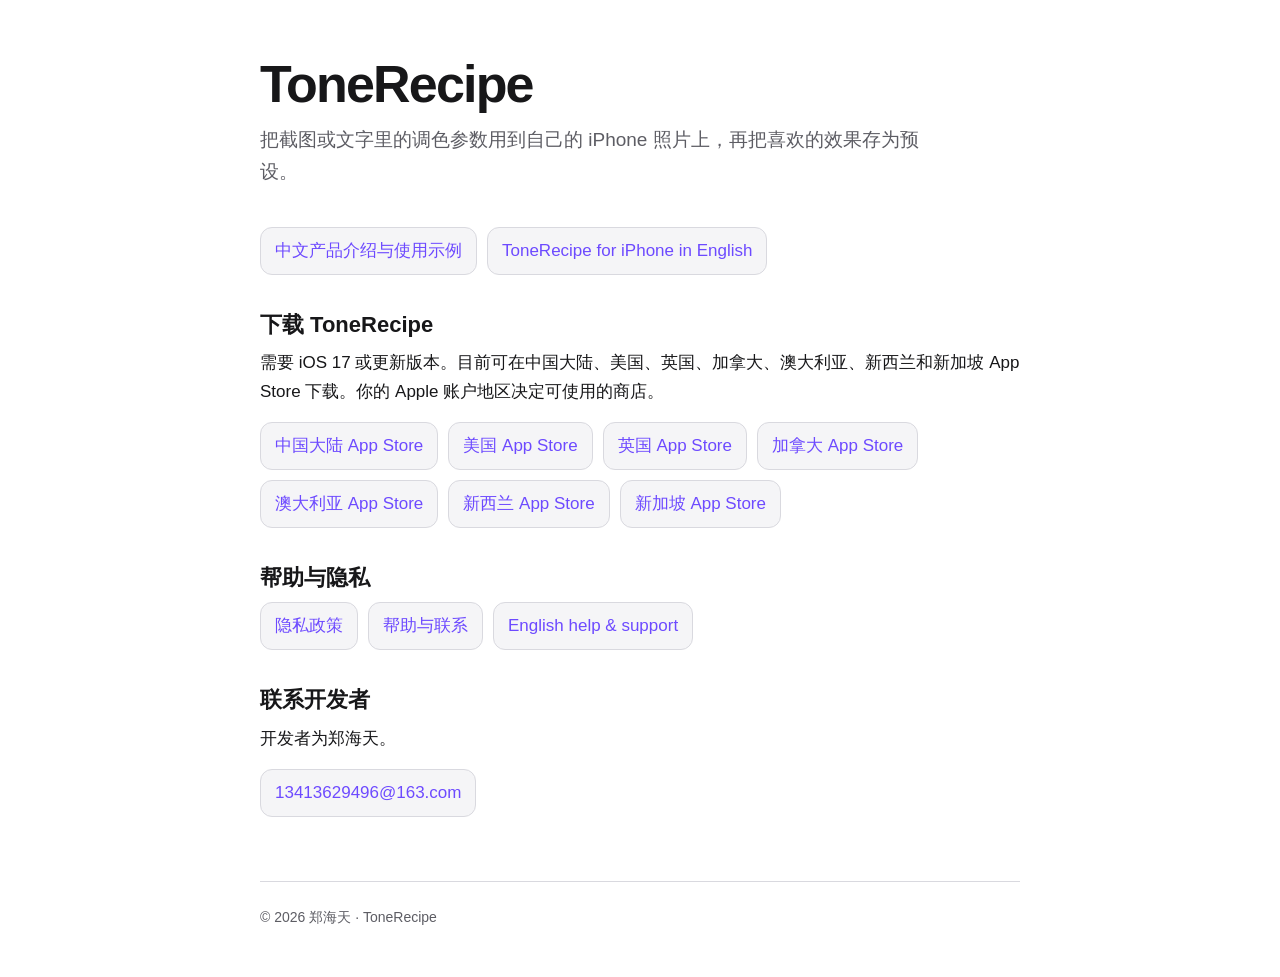
<file: index.html>
<!doctype html>
<html lang="zh-CN">
<head>
  <meta charset="utf-8">
  <meta name="google-site-verification" content="kOuZVQXaizZt0eYEXd_3Vc3DQb4nEGw8lmJN5La1LJw" />
  <meta name="msvalidate.01" content="373FF61E99B613CFE8B0317F61ACEB5A">
  <meta name="viewport" content="width=device-width, initial-scale=1">
  <meta name="description" content="ToneRecipe 是一款 iPhone 照片调色 App。识别调色参数截图、粘贴文字配方，核对后应用到自己的照片，再保存为可复用的预设。">
  <title>ToneRecipe · iPhone 调色配方</title>
  <link rel="canonical" href="https://newhashub.github.io/tonerecipe-support/">
  <link rel="stylesheet" href="./styles.css">
</head>
<body>
  <header>
    <h1>ToneRecipe</h1>
    <p class="summary">把截图或文字里的调色参数用到自己的 iPhone 照片上，再把喜欢的效果存为预设。</p>
  </header>
  <main>
    <ul class="nav">
      <li><a href="./zh-cn/apps/tonerecipe/">中文产品介绍与使用示例</a></li>
      <li><a href="./en/apps/tonerecipe/" lang="en">ToneRecipe for iPhone in English</a></li>
    </ul>

    <h2 id="download">下载 ToneRecipe</h2>
    <p>需要 iOS 17 或更新版本。目前可在中国大陆、美国、英国、加拿大、澳大利亚、新西兰和新加坡 App Store 下载。你的 Apple 账户地区决定可使用的商店。</p>
    <ul class="nav">
      <li><a href="https://apps.apple.com/cn/app/tonerecipe/id6799357040">中国大陆 App Store</a></li>
      <li><a href="https://apps.apple.com/us/app/tonerecipe/id6799357040">美国 App Store</a></li>
      <li><a href="https://apps.apple.com/gb/app/tonerecipe/id6799357040">英国 App Store</a></li>
      <li><a href="https://apps.apple.com/ca/app/tonerecipe/id6799357040">加拿大 App Store</a></li>
      <li><a href="https://apps.apple.com/au/app/tonerecipe/id6799357040">澳大利亚 App Store</a></li>
      <li><a href="https://apps.apple.com/nz/app/tonerecipe/id6799357040">新西兰 App Store</a></li>
      <li><a href="https://apps.apple.com/sg/app/tonerecipe/id6799357040">新加坡 App Store</a></li>
    </ul>

    <h2>帮助与隐私</h2>
    <ul class="nav">
      <li><a href="./privacy/">隐私政策</a></li>
      <li><a href="./support/">帮助与联系</a></li>
      <li><a href="./support/#english" lang="en">English help &amp; support</a></li>
    </ul>
    <h2>联系开发者</h2>
    <p>开发者为郑海天。</p>
    <p><a class="contact" href="mailto:13413629496@163.com">13413629496@163.com</a></p>
  </main>
  <footer>© 2026 郑海天 · ToneRecipe</footer>
</body>
</html>
</file>
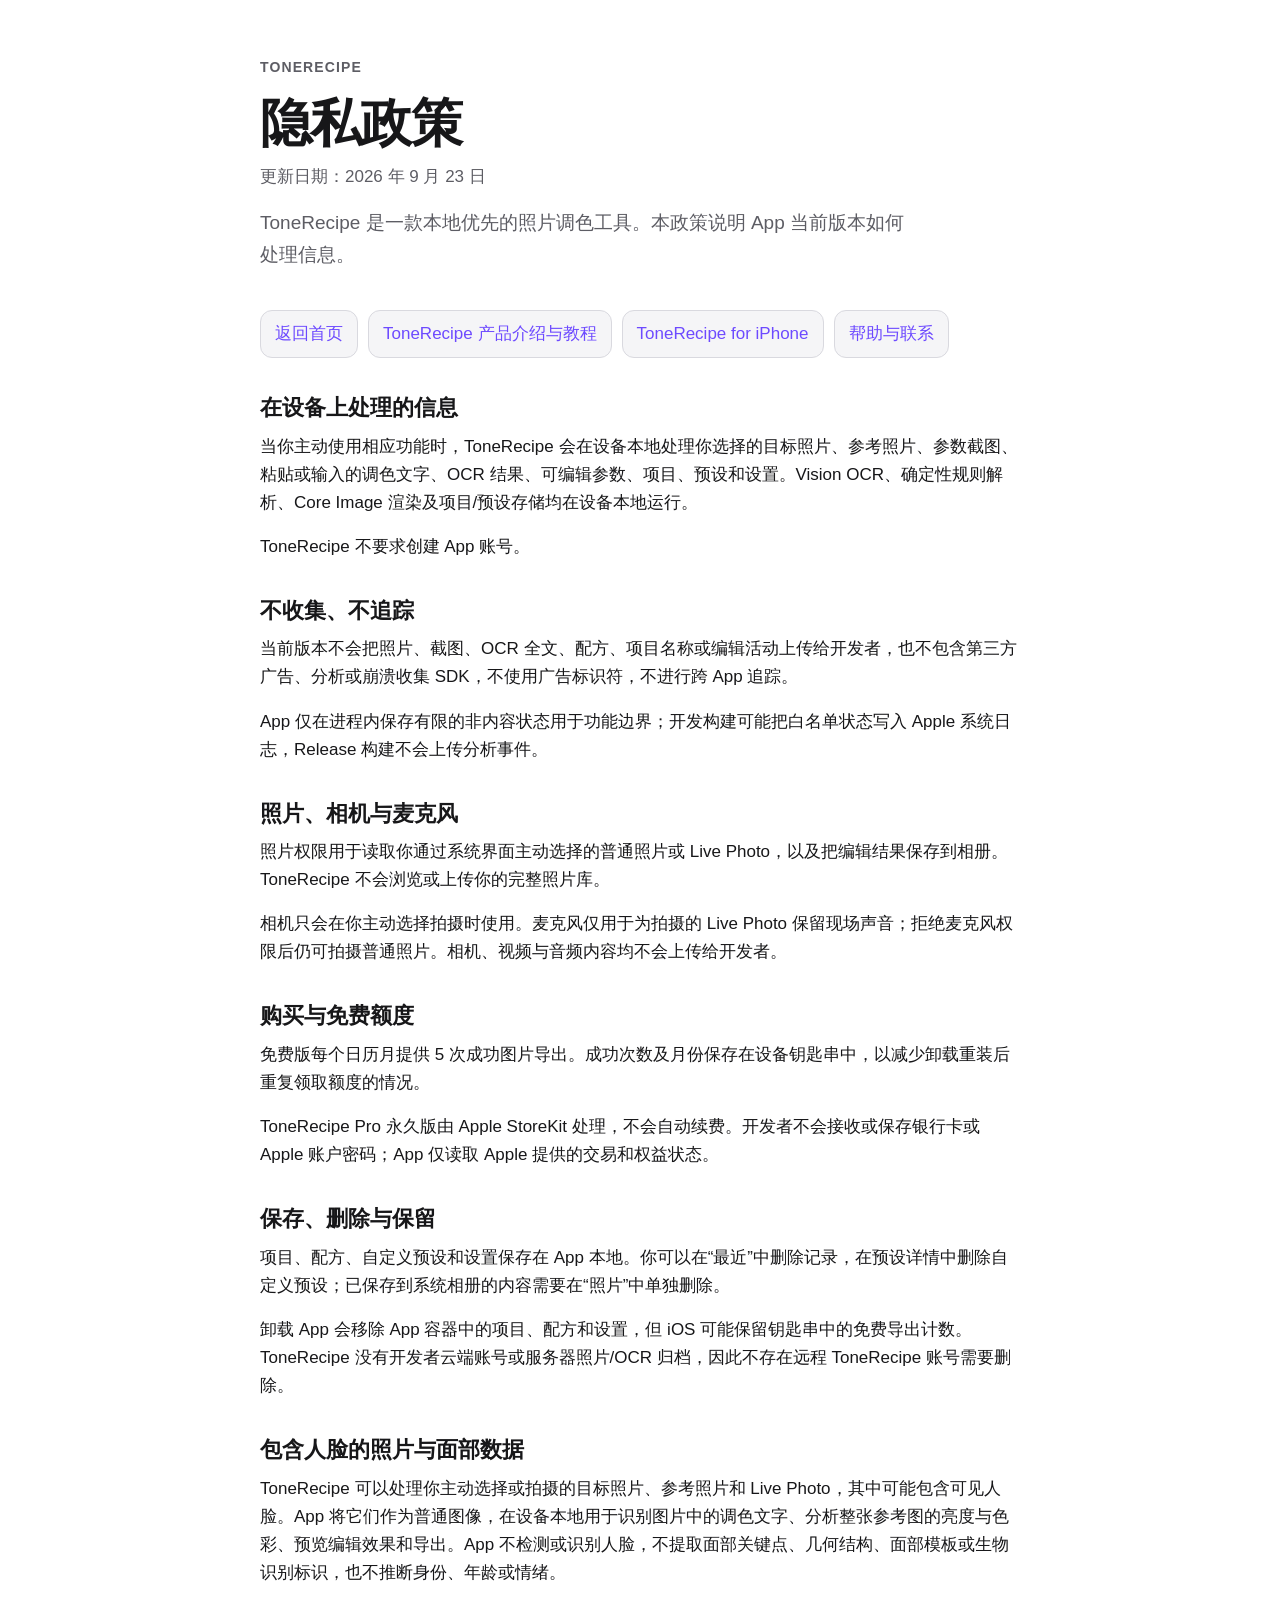
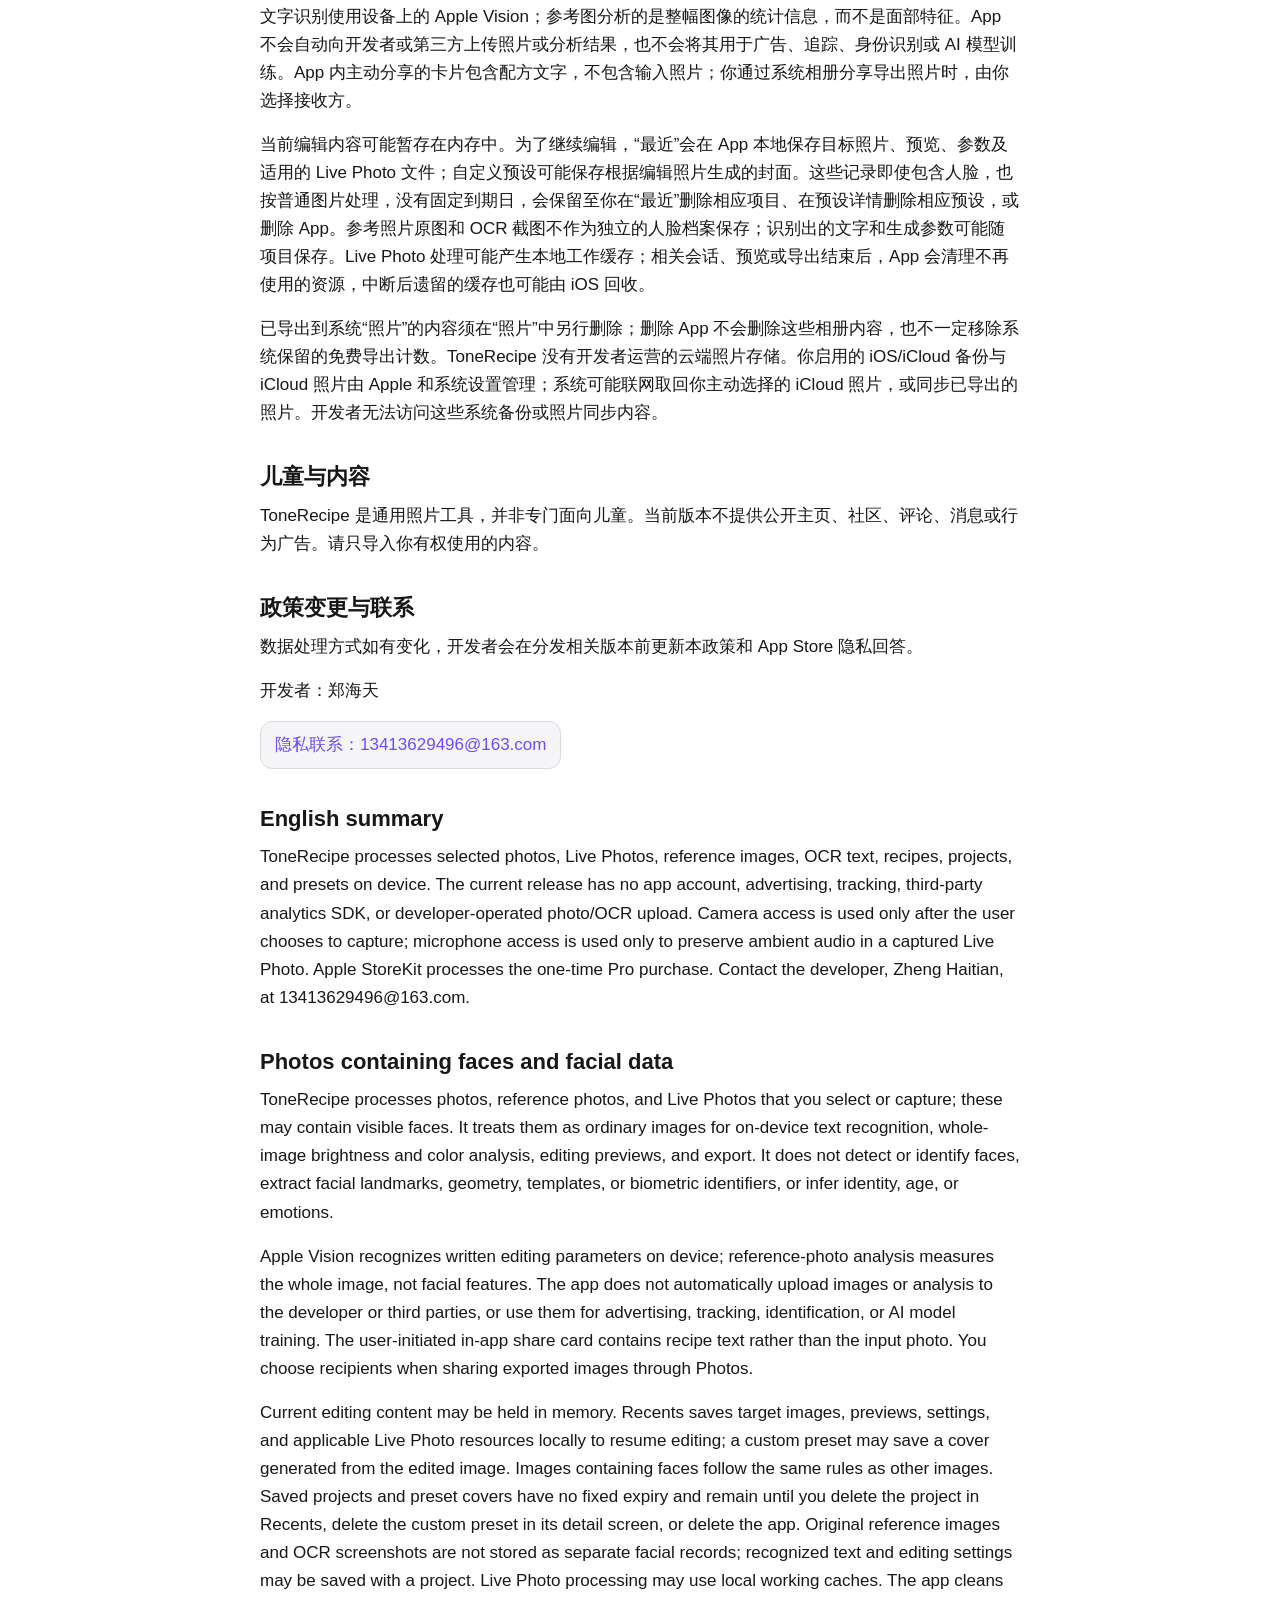
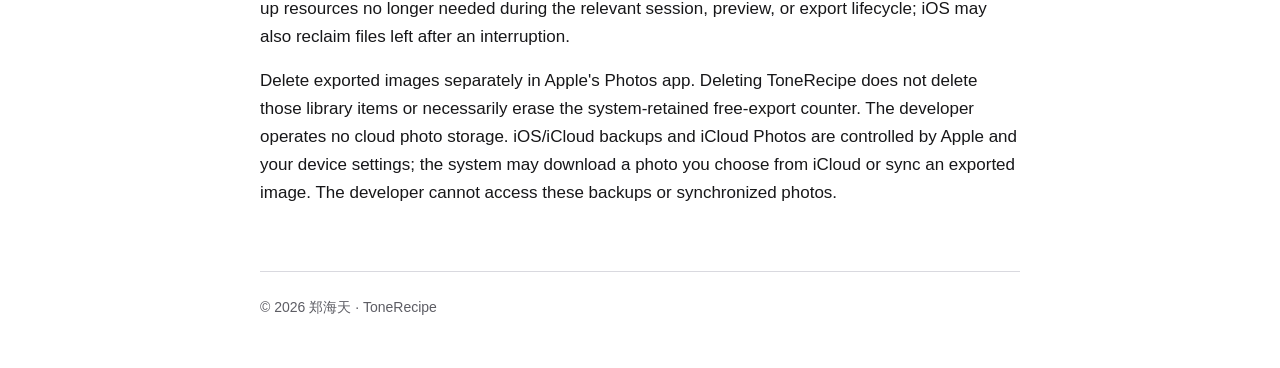
<file: privacy/index.html>
<!doctype html>
<html lang="zh-CN">
<head>
  <meta charset="utf-8">
  <meta name="viewport" content="width=device-width, initial-scale=1">
  <meta name="description" content="ToneRecipe 隐私政策：照片、OCR、调色和项目均在设备本地处理。">
  <title>ToneRecipe 隐私政策</title>
  <link rel="canonical" href="https://newhashub.github.io/tonerecipe-support/privacy/">
  <link rel="stylesheet" href="../styles.css">
</head>
<body>
  <header>
    <p class="eyebrow">ToneRecipe</p>
    <h1>隐私政策</h1>
    <p class="updated">更新日期：2026 年 9 月 23 日</p>
    <p class="summary">ToneRecipe 是一款本地优先的照片调色工具。本政策说明 App 当前版本如何处理信息。</p>
  </header>
  <main>
    <ul class="nav">
      <li><a href="../">返回首页</a></li>
      <li><a href="../zh-cn/apps/tonerecipe/">ToneRecipe 产品介绍与教程</a></li>
      <li><a href="../en/apps/tonerecipe/" lang="en">ToneRecipe for iPhone</a></li>
      <li><a href="../support/">帮助与联系</a></li>
    </ul>

    <section>
      <h2>在设备上处理的信息</h2>
      <p>当你主动使用相应功能时，ToneRecipe 会在设备本地处理你选择的目标照片、参考照片、参数截图、粘贴或输入的调色文字、OCR 结果、可编辑参数、项目、预设和设置。Vision OCR、确定性规则解析、Core Image 渲染及项目/预设存储均在设备本地运行。</p>
      <p>ToneRecipe 不要求创建 App 账号。</p>
    </section>

    <section>
      <h2>不收集、不追踪</h2>
      <p>当前版本不会把照片、截图、OCR 全文、配方、项目名称或编辑活动上传给开发者，也不包含第三方广告、分析或崩溃收集 SDK，不使用广告标识符，不进行跨 App 追踪。</p>
      <p>App 仅在进程内保存有限的非内容状态用于功能边界；开发构建可能把白名单状态写入 Apple 系统日志，Release 构建不会上传分析事件。</p>
    </section>

    <section>
      <h2>照片、相机与麦克风</h2>
      <p>照片权限用于读取你通过系统界面主动选择的普通照片或 Live Photo，以及把编辑结果保存到相册。ToneRecipe 不会浏览或上传你的完整照片库。</p>
      <p>相机只会在你主动选择拍摄时使用。麦克风仅用于为拍摄的 Live Photo 保留现场声音；拒绝麦克风权限后仍可拍摄普通照片。相机、视频与音频内容均不会上传给开发者。</p>
    </section>

    <section>
      <h2>购买与免费额度</h2>
      <p>免费版每个日历月提供 5 次成功图片导出。成功次数及月份保存在设备钥匙串中，以减少卸载重装后重复领取额度的情况。</p>
      <p>ToneRecipe Pro 永久版由 Apple StoreKit 处理，不会自动续费。开发者不会接收或保存银行卡或 Apple 账户密码；App 仅读取 Apple 提供的交易和权益状态。</p>
    </section>

    <section>
      <h2>保存、删除与保留</h2>
      <p>项目、配方、自定义预设和设置保存在 App 本地。你可以在“最近”中删除记录，在预设详情中删除自定义预设；已保存到系统相册的内容需要在“照片”中单独删除。</p>
      <p>卸载 App 会移除 App 容器中的项目、配方和设置，但 iOS 可能保留钥匙串中的免费导出计数。ToneRecipe 没有开发者云端账号或服务器照片/OCR 归档，因此不存在远程 ToneRecipe 账号需要删除。</p>
    </section>

    <section id="face-data">
      <h2>包含人脸的照片与面部数据</h2>
      <p>ToneRecipe 可以处理你主动选择或拍摄的目标照片、参考照片和 Live Photo，其中可能包含可见人脸。App 将它们作为普通图像，在设备本地用于识别图片中的调色文字、分析整张参考图的亮度与色彩、预览编辑效果和导出。App 不检测或识别人脸，不提取面部关键点、几何结构、面部模板或生物识别标识，也不推断身份、年龄或情绪。</p>
      <p>文字识别使用设备上的 Apple Vision；参考图分析的是整幅图像的统计信息，而不是面部特征。App 不会自动向开发者或第三方上传照片或分析结果，也不会将其用于广告、追踪、身份识别或 AI 模型训练。App 内主动分享的卡片包含配方文字，不包含输入照片；你通过系统相册分享导出照片时，由你选择接收方。</p>
      <p>当前编辑内容可能暂存在内存中。为了继续编辑，“最近”会在 App 本地保存目标照片、预览、参数及适用的 Live Photo 文件；自定义预设可能保存根据编辑照片生成的封面。这些记录即使包含人脸，也按普通图片处理，没有固定到期日，会保留至你在“最近”删除相应项目、在预设详情删除相应预设，或删除 App。参考照片原图和 OCR 截图不作为独立的人脸档案保存；识别出的文字和生成参数可能随项目保存。Live Photo 处理可能产生本地工作缓存；相关会话、预览或导出结束后，App 会清理不再使用的资源，中断后遗留的缓存也可能由 iOS 回收。</p>
      <p>已导出到系统“照片”的内容须在“照片”中另行删除；删除 App 不会删除这些相册内容，也不一定移除系统保留的免费导出计数。ToneRecipe 没有开发者运营的云端照片存储。你启用的 iOS/iCloud 备份与 iCloud 照片由 Apple 和系统设置管理；系统可能联网取回你主动选择的 iCloud 照片，或同步已导出的照片。开发者无法访问这些系统备份或照片同步内容。</p>
    </section>

    <section>
      <h2>儿童与内容</h2>
      <p>ToneRecipe 是通用照片工具，并非专门面向儿童。当前版本不提供公开主页、社区、评论、消息或行为广告。请只导入你有权使用的内容。</p>
    </section>

    <section>
      <h2>政策变更与联系</h2>
      <p>数据处理方式如有变化，开发者会在分发相关版本前更新本政策和 App Store 隐私回答。</p>
      <p>开发者：郑海天</p>
      <p><a class="contact" href="mailto:13413629496@163.com">隐私联系：13413629496@163.com</a></p>
    </section>

    <section lang="en">
      <h2>English summary</h2>
      <p>ToneRecipe processes selected photos, Live Photos, reference images, OCR text, recipes, projects, and presets on device. The current release has no app account, advertising, tracking, third-party analytics SDK, or developer-operated photo/OCR upload. Camera access is used only after the user chooses to capture; microphone access is used only to preserve ambient audio in a captured Live Photo. Apple StoreKit processes the one-time Pro purchase. Contact the developer, Zheng Haitian, at 13413629496@163.com.</p>
    </section>

    <section id="face-data-en" lang="en">
      <h2>Photos containing faces and facial data</h2>
      <p>ToneRecipe processes photos, reference photos, and Live Photos that you select or capture; these may contain visible faces. It treats them as ordinary images for on-device text recognition, whole-image brightness and color analysis, editing previews, and export. It does not detect or identify faces, extract facial landmarks, geometry, templates, or biometric identifiers, or infer identity, age, or emotions.</p>
      <p>Apple Vision recognizes written editing parameters on device; reference-photo analysis measures the whole image, not facial features. The app does not automatically upload images or analysis to the developer or third parties, or use them for advertising, tracking, identification, or AI model training. The user-initiated in-app share card contains recipe text rather than the input photo. You choose recipients when sharing exported images through Photos.</p>
      <p>Current editing content may be held in memory. Recents saves target images, previews, settings, and applicable Live Photo resources locally to resume editing; a custom preset may save a cover generated from the edited image. Images containing faces follow the same rules as other images. Saved projects and preset covers have no fixed expiry and remain until you delete the project in Recents, delete the custom preset in its detail screen, or delete the app. Original reference images and OCR screenshots are not stored as separate facial records; recognized text and editing settings may be saved with a project. Live Photo processing may use local working caches. The app cleans up resources no longer needed during the relevant session, preview, or export lifecycle; iOS may also reclaim files left after an interruption.</p>
      <p>Delete exported images separately in Apple's Photos app. Deleting ToneRecipe does not delete those library items or necessarily erase the system-retained free-export counter. The developer operates no cloud photo storage. iOS/iCloud backups and iCloud Photos are controlled by Apple and your device settings; the system may download a photo you choose from iCloud or sync an exported image. The developer cannot access these backups or synchronized photos.</p>
    </section>
  </main>
  <footer>© 2026 郑海天 · ToneRecipe</footer>
</body>
</html>
</file>
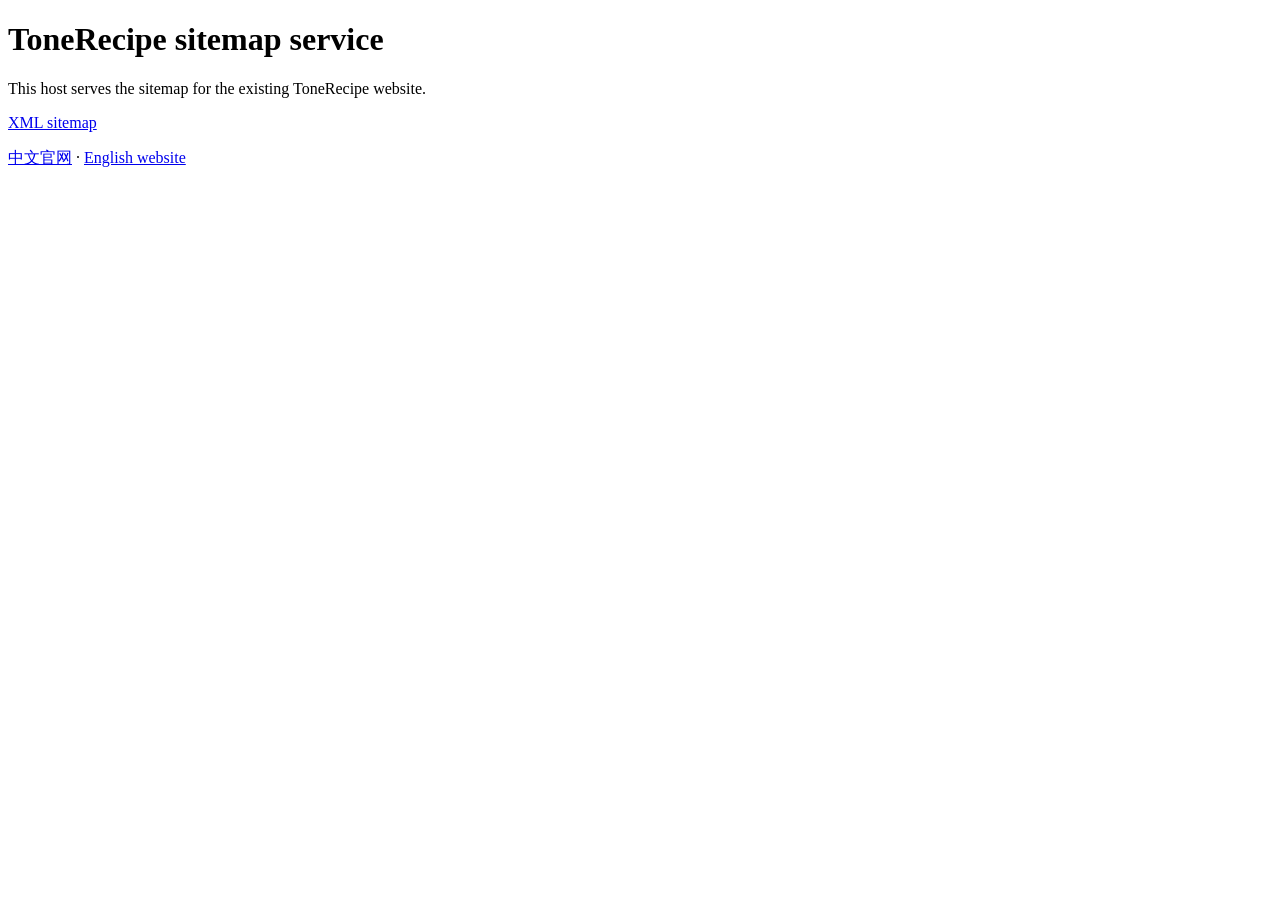
<file: sitemap-host/index.html>
<!doctype html>
<html lang="en">
<head>
  <meta charset="utf-8">
  <meta name="viewport" content="width=device-width, initial-scale=1">
  <meta name="robots" content="noindex,follow">
  <meta name="google-site-verification" content="jrGFl7sE-AS3gKEEBh7n-T59qAaXpXlJVs2pUJ1-hBk">
  <title>ToneRecipe sitemap service</title>
</head>
<body>
  <h1>ToneRecipe sitemap service</h1>
  <p>This host serves the sitemap for the existing ToneRecipe website.</p>
  <p><a href="/sitemap.xml">XML sitemap</a></p>
  <p><a href="https://newhashub.github.io/tonerecipe-support/zh-cn/apps/tonerecipe/">中文官网</a> · <a href="https://newhashub.github.io/tonerecipe-support/en/apps/tonerecipe/">English website</a></p>
</body>
</html>
</file>
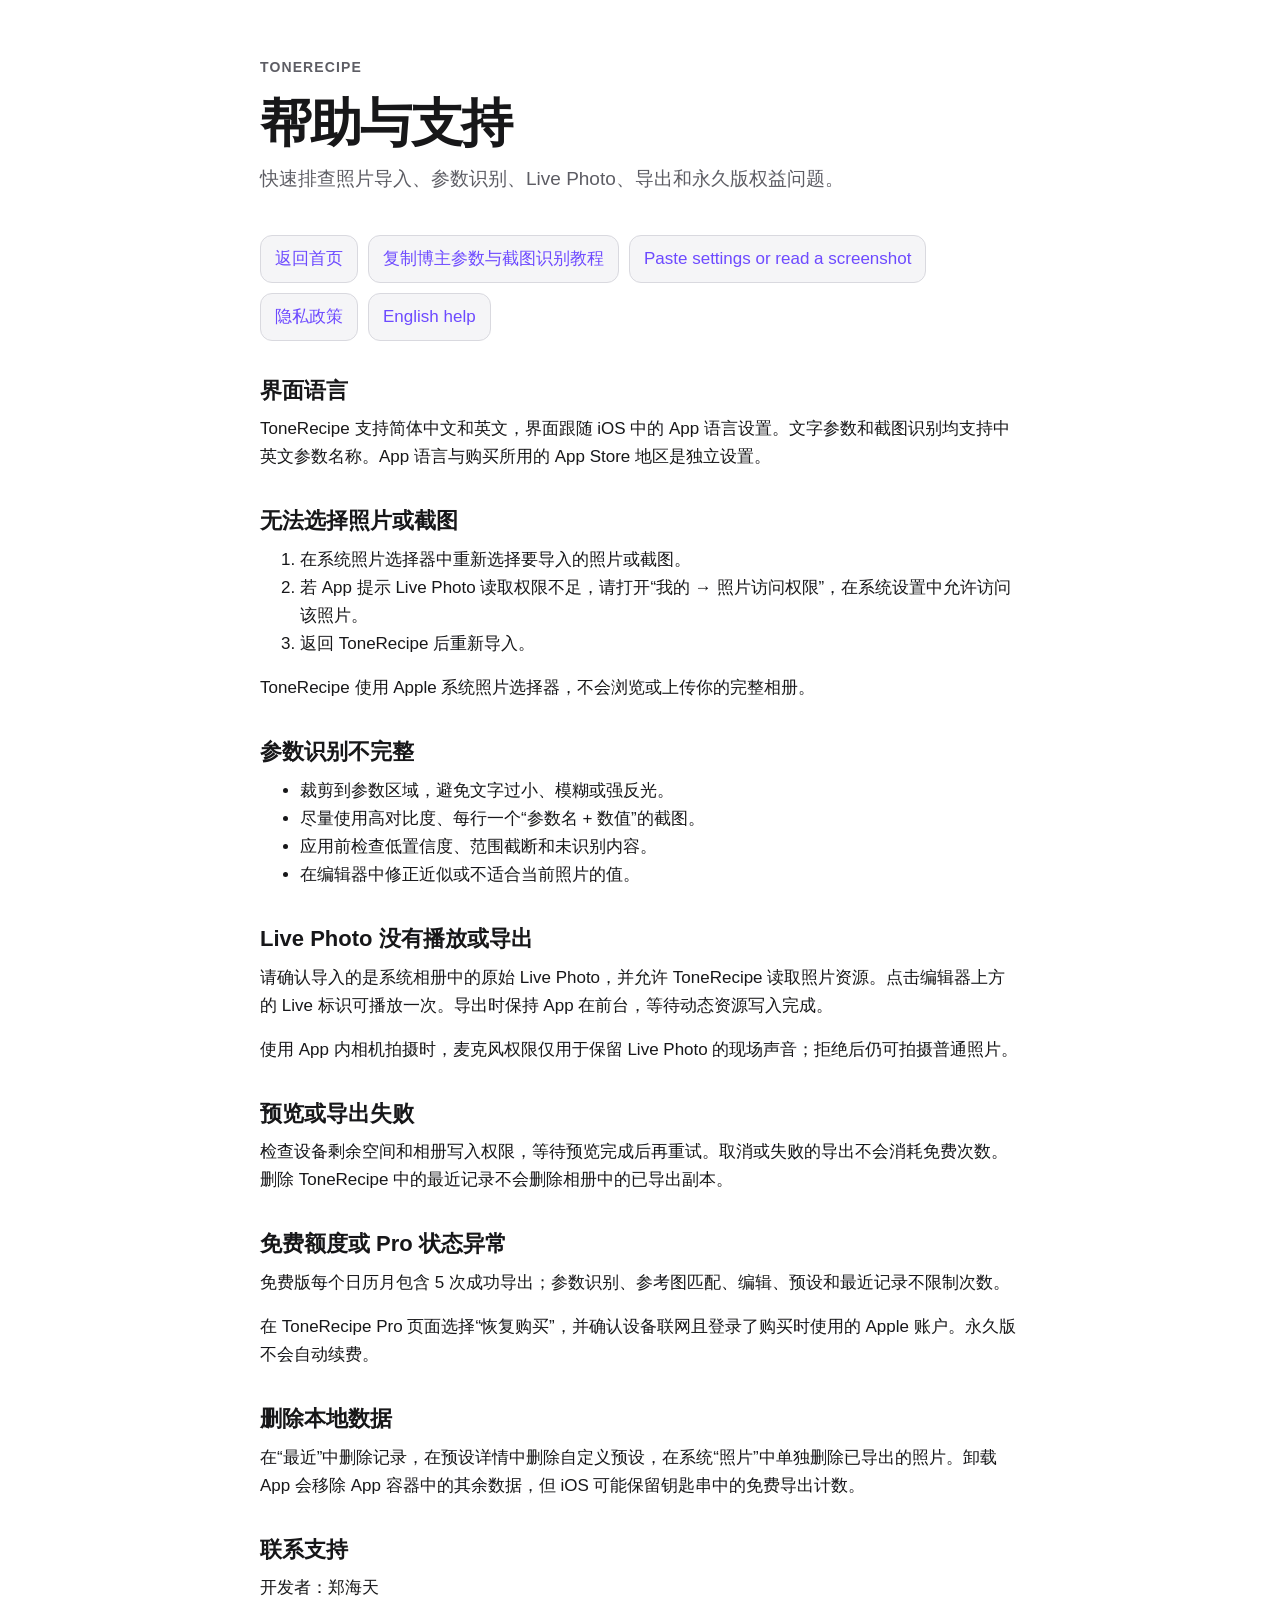
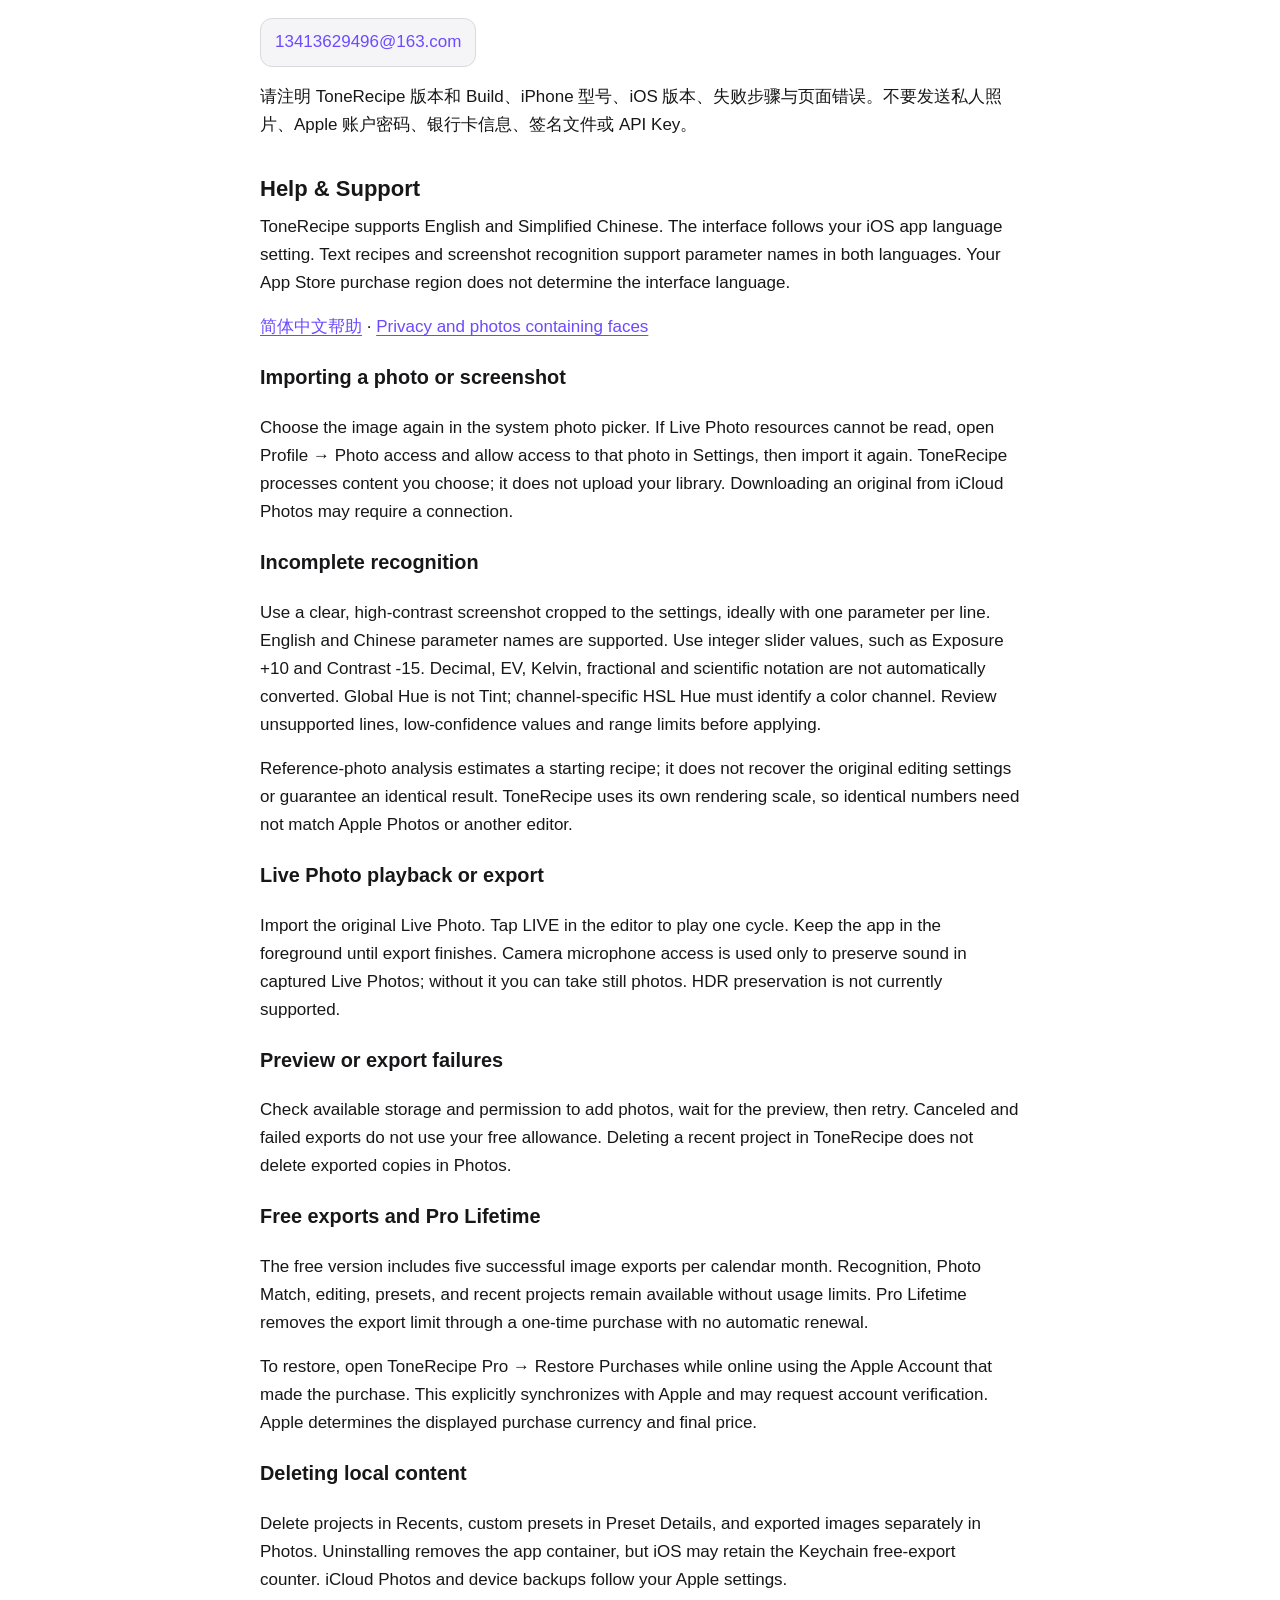
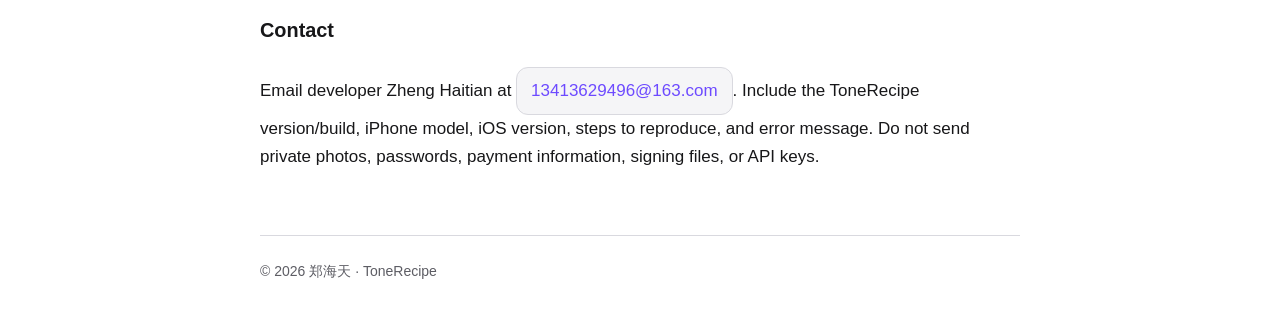
<file: support/index.html>
<!doctype html>
<html lang="zh-CN">
<head>
  <meta charset="utf-8">
  <meta name="viewport" content="width=device-width, initial-scale=1">
  <meta name="description" content="ToneRecipe 中英文使用帮助、语言设置、购买恢复和联系支持。 Help for language settings, editing, exports, and restoring purchases.">
  <title>ToneRecipe 帮助与支持 · Help &amp; Support</title>
  <link rel="canonical" href="https://newhashub.github.io/tonerecipe-support/support/">
  <link rel="stylesheet" href="../styles.css">
</head>
<body>
  <header>
    <p class="eyebrow">ToneRecipe</p>
    <h1>帮助与支持</h1>
    <p class="summary">快速排查照片导入、参数识别、Live Photo、导出和永久版权益问题。</p>
  </header>
  <main>
    <ul class="nav">
      <li><a href="../">返回首页</a></li>
      <li><a href="../zh-cn/apps/tonerecipe/#text-recipe">复制博主参数与截图识别教程</a></li>
      <li><a href="../en/apps/tonerecipe/#text-recipe" lang="en">Paste settings or read a screenshot</a></li>
      <li><a href="../privacy/">隐私政策</a></li>
      <li><a href="#english" lang="en">English help</a></li>
    </ul>

    <section id="languages">
      <h2>界面语言</h2>
      <p>ToneRecipe 支持简体中文和英文，界面跟随 iOS 中的 App 语言设置。文字参数和截图识别均支持中英文参数名称。App 语言与购买所用的 App Store 地区是独立设置。</p>
    </section>

    <section>
      <h2>无法选择照片或截图</h2>
      <ol>
        <li>在系统照片选择器中重新选择要导入的照片或截图。</li>
        <li>若 App 提示 Live Photo 读取权限不足，请打开“我的 → 照片访问权限”，在系统设置中允许访问该照片。</li>
        <li>返回 ToneRecipe 后重新导入。</li>
      </ol>
      <p>ToneRecipe 使用 Apple 系统照片选择器，不会浏览或上传你的完整相册。</p>
    </section>

    <section>
      <h2>参数识别不完整</h2>
      <ul>
        <li>裁剪到参数区域，避免文字过小、模糊或强反光。</li>
        <li>尽量使用高对比度、每行一个“参数名 + 数值”的截图。</li>
        <li>应用前检查低置信度、范围截断和未识别内容。</li>
        <li>在编辑器中修正近似或不适合当前照片的值。</li>
      </ul>
    </section>

    <section>
      <h2>Live Photo 没有播放或导出</h2>
      <p>请确认导入的是系统相册中的原始 Live Photo，并允许 ToneRecipe 读取照片资源。点击编辑器上方的 Live 标识可播放一次。导出时保持 App 在前台，等待动态资源写入完成。</p>
      <p>使用 App 内相机拍摄时，麦克风权限仅用于保留 Live Photo 的现场声音；拒绝后仍可拍摄普通照片。</p>
    </section>

    <section>
      <h2>预览或导出失败</h2>
      <p>检查设备剩余空间和相册写入权限，等待预览完成后再重试。取消或失败的导出不会消耗免费次数。删除 ToneRecipe 中的最近记录不会删除相册中的已导出副本。</p>
    </section>

    <section>
      <h2>免费额度或 Pro 状态异常</h2>
      <p>免费版每个日历月包含 5 次成功导出；参数识别、参考图匹配、编辑、预设和最近记录不限制次数。</p>
      <p>在 ToneRecipe Pro 页面选择“恢复购买”，并确认设备联网且登录了购买时使用的 Apple 账户。永久版不会自动续费。</p>
    </section>

    <section>
      <h2>删除本地数据</h2>
      <p>在“最近”中删除记录，在预设详情中删除自定义预设，在系统“照片”中单独删除已导出的照片。卸载 App 会移除 App 容器中的其余数据，但 iOS 可能保留钥匙串中的免费导出计数。</p>
    </section>

    <section>
      <h2>联系支持</h2>
      <p>开发者：郑海天</p>
      <p><a class="contact" href="mailto:13413629496@163.com">13413629496@163.com</a></p>
      <p>请注明 ToneRecipe 版本和 Build、iPhone 型号、iOS 版本、失败步骤与页面错误。不要发送私人照片、Apple 账户密码、银行卡信息、签名文件或 API Key。</p>
    </section>

    <section id="english" lang="en">
      <h2>Help &amp; Support</h2>
      <p>ToneRecipe supports English and Simplified Chinese. The interface follows your iOS app language setting. Text recipes and screenshot recognition support parameter names in both languages. Your App Store purchase region does not determine the interface language.</p>
      <p><a href="#languages">简体中文帮助</a> · <a href="../privacy/#face-data-en">Privacy and photos containing faces</a></p>

      <h3>Importing a photo or screenshot</h3>
      <p>Choose the image again in the system photo picker. If Live Photo resources cannot be read, open Profile → Photo access and allow access to that photo in Settings, then import it again. ToneRecipe processes content you choose; it does not upload your library. Downloading an original from iCloud Photos may require a connection.</p>

      <h3>Incomplete recognition</h3>
      <p>Use a clear, high-contrast screenshot cropped to the settings, ideally with one parameter per line. English and Chinese parameter names are supported. Use integer slider values, such as Exposure +10 and Contrast -15. Decimal, EV, Kelvin, fractional and scientific notation are not automatically converted. Global Hue is not Tint; channel-specific HSL Hue must identify a color channel. Review unsupported lines, low-confidence values and range limits before applying.</p>
      <p>Reference-photo analysis estimates a starting recipe; it does not recover the original editing settings or guarantee an identical result. ToneRecipe uses its own rendering scale, so identical numbers need not match Apple Photos or another editor.</p>

      <h3>Live Photo playback or export</h3>
      <p>Import the original Live Photo. Tap LIVE in the editor to play one cycle. Keep the app in the foreground until export finishes. Camera microphone access is used only to preserve sound in captured Live Photos; without it you can take still photos. HDR preservation is not currently supported.</p>

      <h3>Preview or export failures</h3>
      <p>Check available storage and permission to add photos, wait for the preview, then retry. Canceled and failed exports do not use your free allowance. Deleting a recent project in ToneRecipe does not delete exported copies in Photos.</p>

      <h3>Free exports and Pro Lifetime</h3>
      <p>The free version includes five successful image exports per calendar month. Recognition, Photo Match, editing, presets, and recent projects remain available without usage limits. Pro Lifetime removes the export limit through a one-time purchase with no automatic renewal.</p>
      <p>To restore, open ToneRecipe Pro → Restore Purchases while online using the Apple Account that made the purchase. This explicitly synchronizes with Apple and may request account verification. Apple determines the displayed purchase currency and final price.</p>

      <h3>Deleting local content</h3>
      <p>Delete projects in Recents, custom presets in Preset Details, and exported images separately in Photos. Uninstalling removes the app container, but iOS may retain the Keychain free-export counter. iCloud Photos and device backups follow your Apple settings.</p>

      <h3>Contact</h3>
      <p>Email developer Zheng Haitian at <a class="contact" href="mailto:13413629496@163.com">13413629496@163.com</a>. Include the ToneRecipe version/build, iPhone model, iOS version, steps to reproduce, and error message. Do not send private photos, passwords, payment information, signing files, or API keys.</p>
    </section>
  </main>
  <footer>© 2026 郑海天 · ToneRecipe</footer>
</body>
</html>
</file>
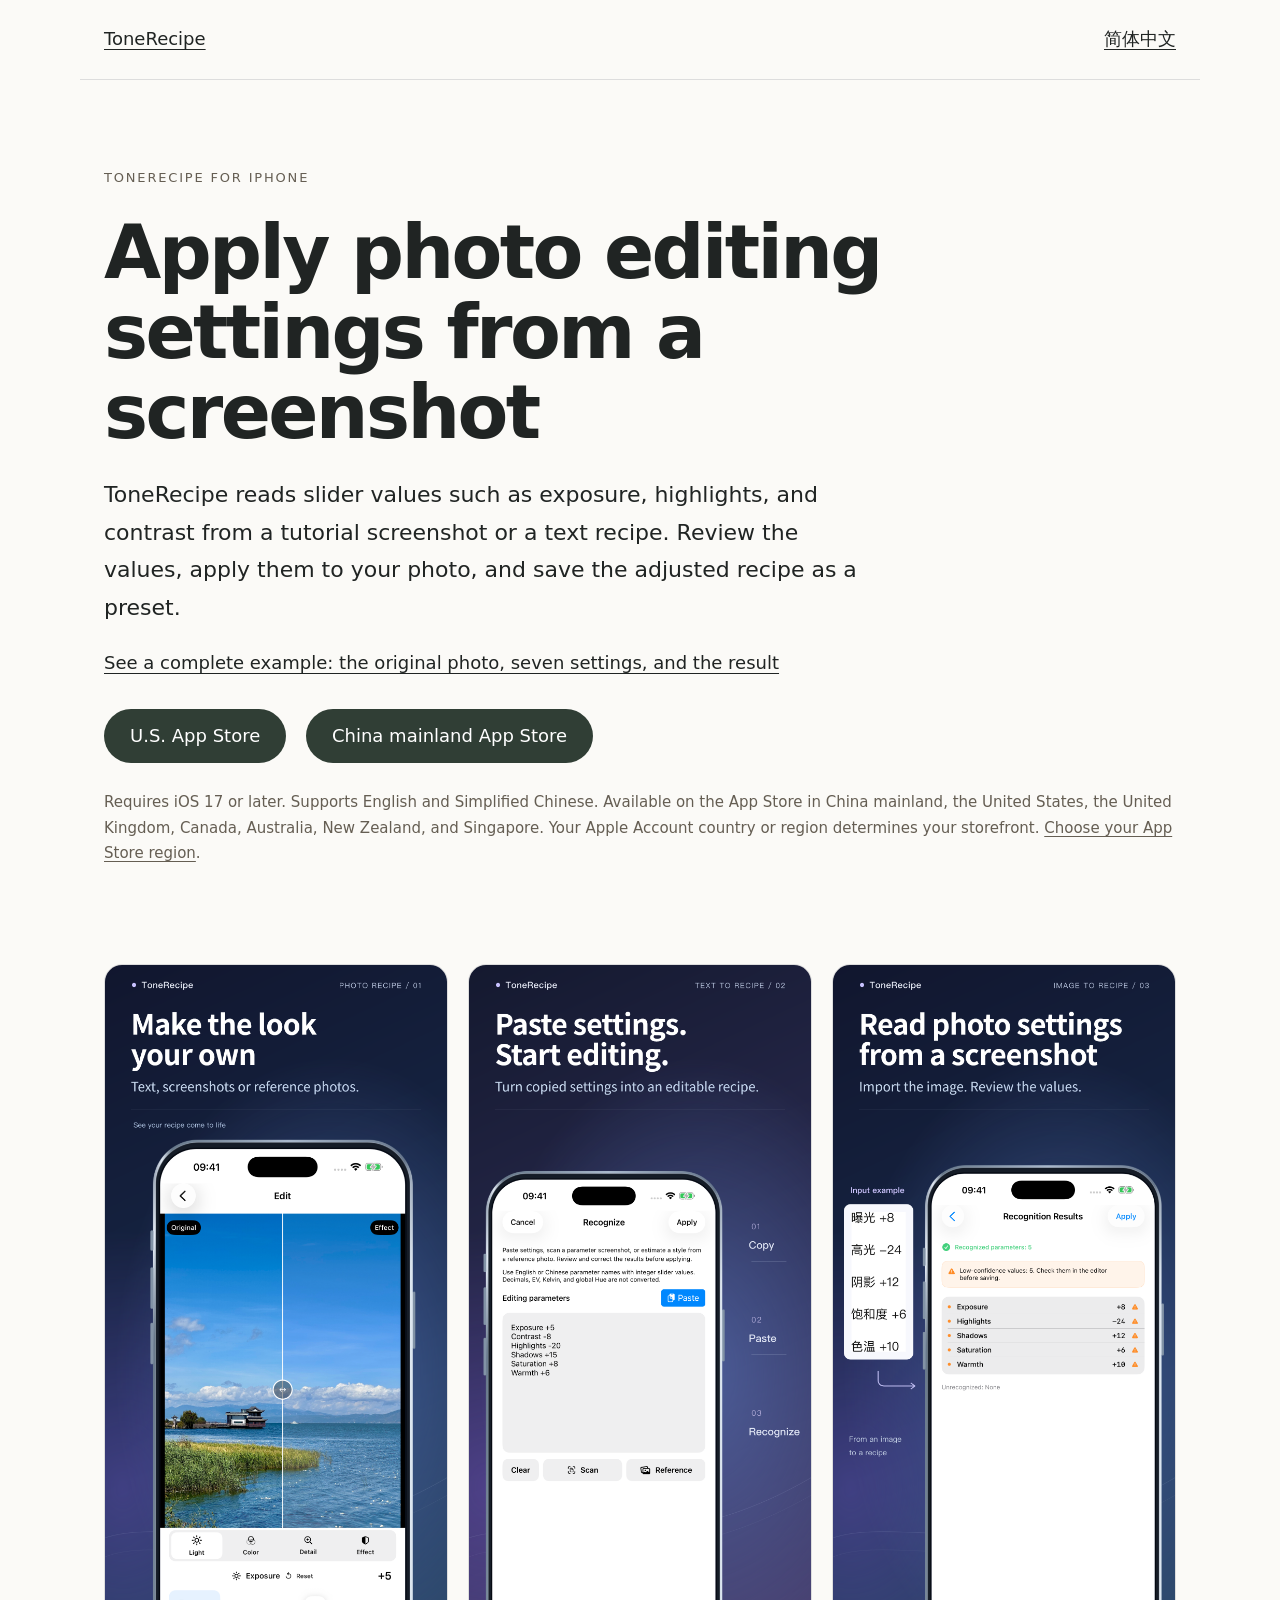
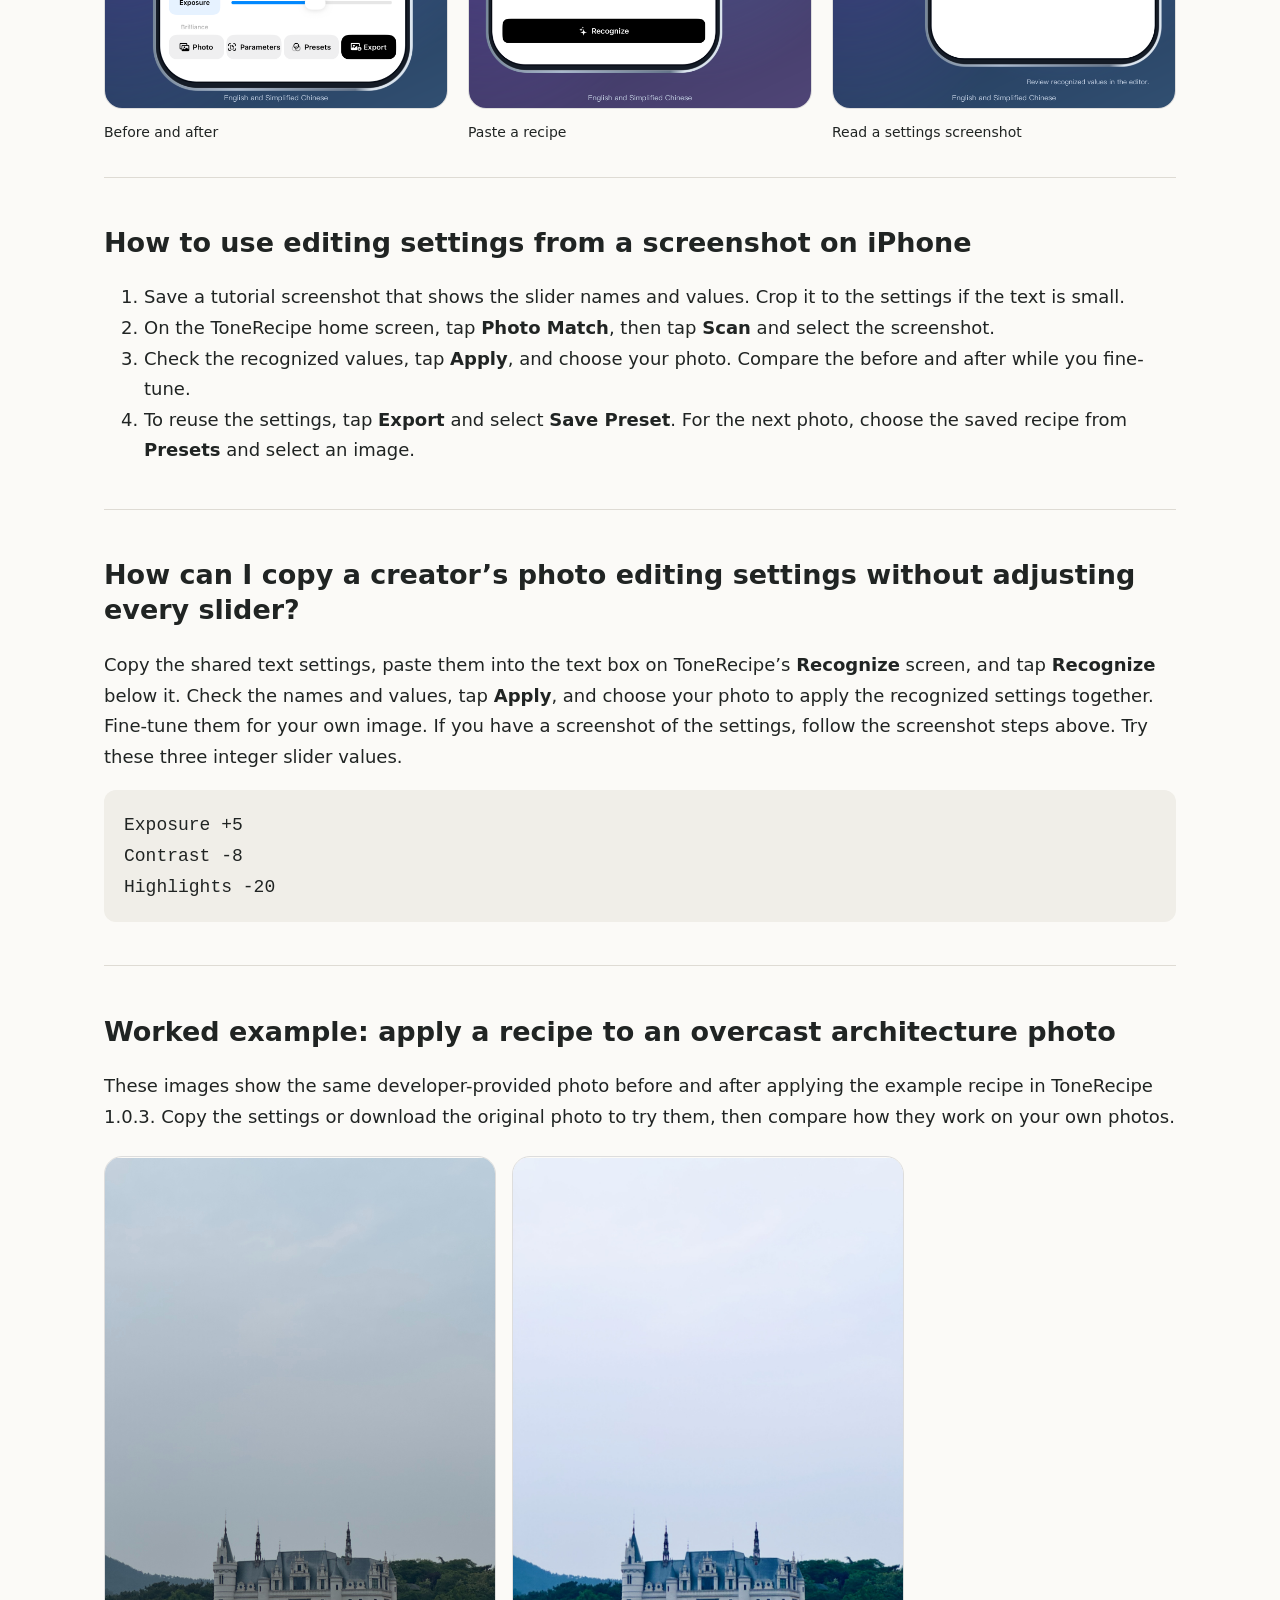
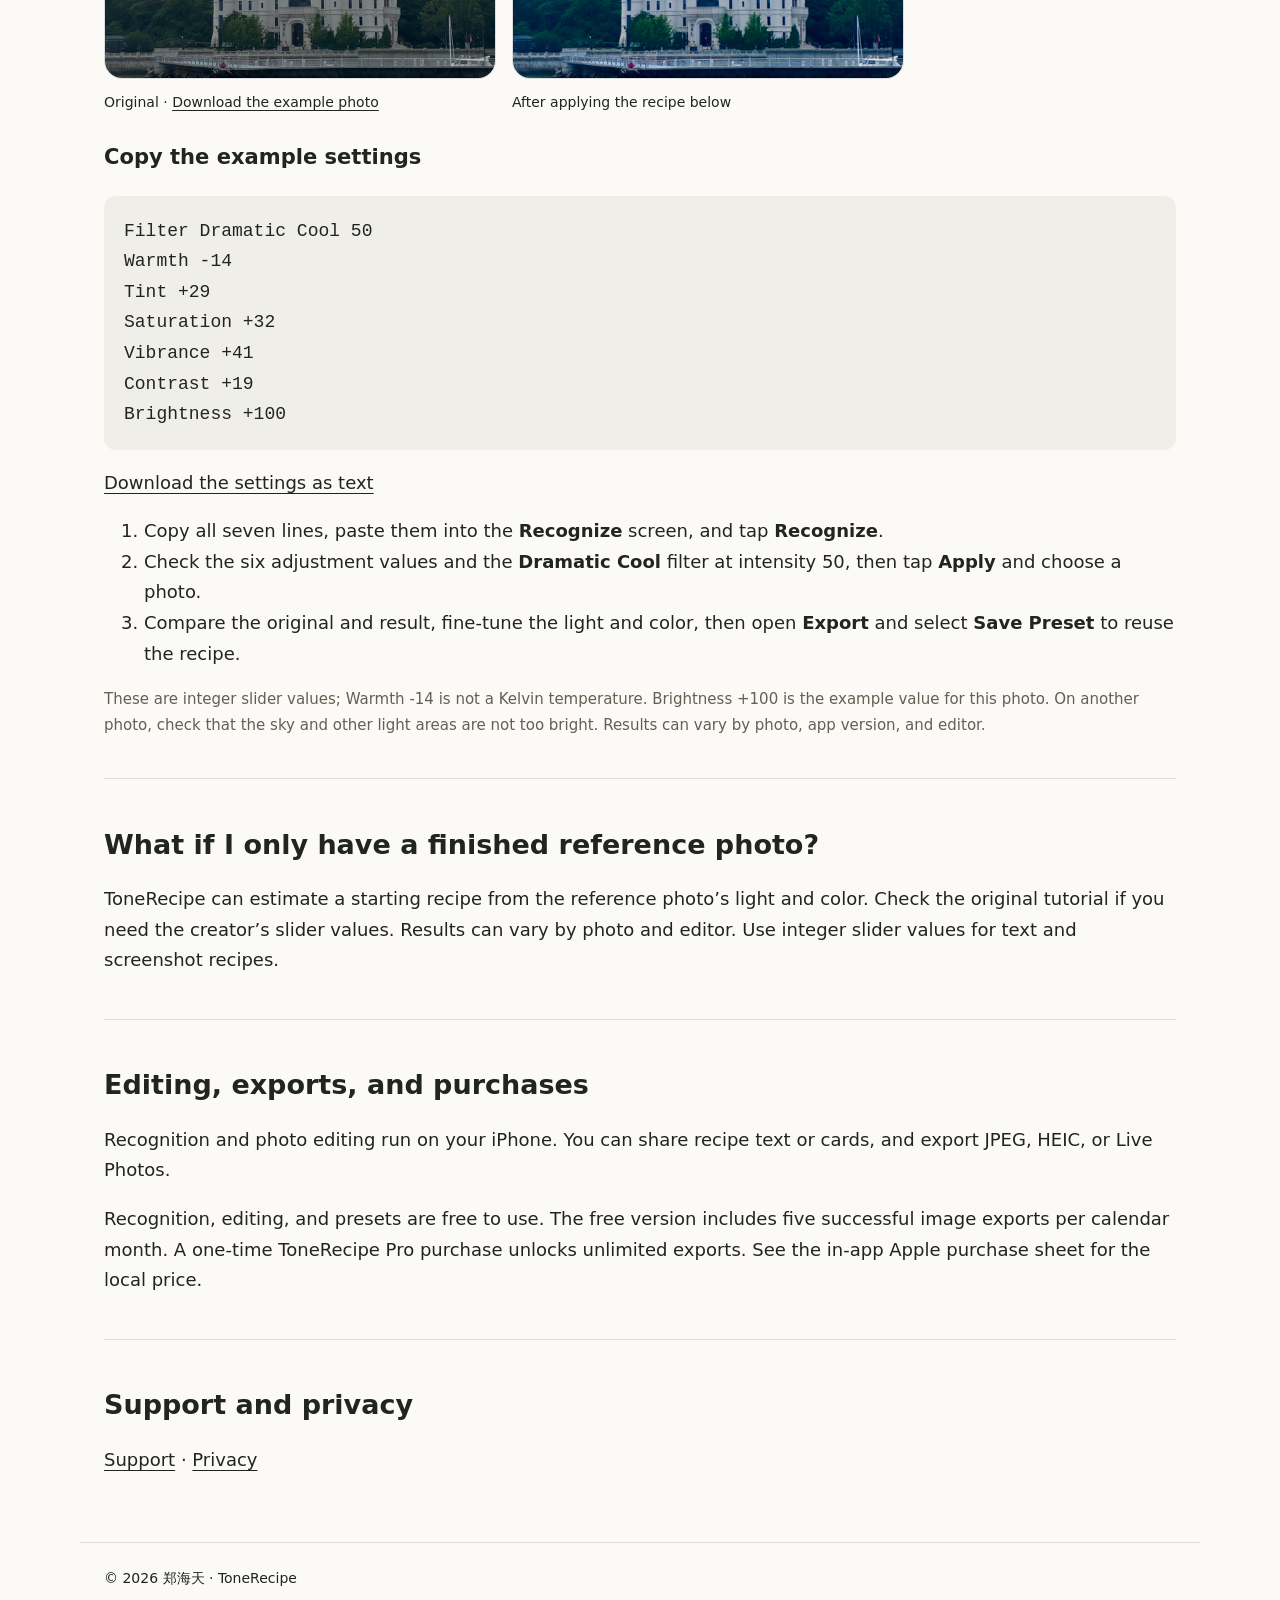
<file: en/apps/tonerecipe/index.html>
<!doctype html>
<html lang="en-US">
<head>
  <meta charset="utf-8">
  <meta name="viewport" content="width=device-width,initial-scale=1">
  <title>ToneRecipe for iPhone · Photo Editing Settings from Screenshots</title>
  <meta name="description" content="Use ToneRecipe for iPhone to read photo editing settings from a screenshot or paste them as text. Review the values, edit your photo, and save a reusable preset.">
  <link rel="canonical" href="https://newhashub.github.io/tonerecipe-support/en/apps/tonerecipe/">
  <link rel="alternate" hreflang="zh-CN" href="https://newhashub.github.io/tonerecipe-support/zh-cn/apps/tonerecipe/">
  <link rel="alternate" hreflang="en-US" href="https://newhashub.github.io/tonerecipe-support/en/apps/tonerecipe/">
  <link rel="alternate" hreflang="x-default" href="https://newhashub.github.io/tonerecipe-support/en/apps/tonerecipe/">
  <meta name="robots" content="index,follow">
  <link rel="stylesheet" href="product.css">
</head>
<body>
  <nav>
    <a href="../../../">ToneRecipe</a>
    <a lang="zh-CN" href="../../../zh-cn/apps/tonerecipe/">简体中文</a>
  </nav>
  <main>
    <header class="hero">
      <p class="eyebrow">ToneRecipe for iPhone</p>
      <h1>Apply photo editing settings from a screenshot</h1>
      <p class="lead">ToneRecipe reads slider values such as exposure, highlights, and contrast from a tutorial screenshot or a text recipe. Review the values, apply them to your photo, and save the adjusted recipe as a preset.</p>
      <p><a href="#worked-example">See a complete example: the original photo, seven settings, and the result</a></p>
      <a class="button" href="https://apps.apple.com/us/app/tonerecipe/id6799357040">U.S. App Store</a>
      <a class="button" href="https://apps.apple.com/cn/app/tonerecipe/id6799357040">China mainland App Store</a>
      <p class="muted">Requires iOS 17 or later. Supports English and Simplified Chinese. Available on the App Store in China mainland, the United States, the United Kingdom, Canada, Australia, New Zealand, and Singapore. Your Apple Account country or region determines your storefront. <a href="../../../#download">Choose your App Store region</a>.</p>
    </header>

    <div class="gallery">
      <figure>
        <img src="images/01-photo-result.png" width="1320" height="2868" loading="lazy" alt="Before-and-after comparison of a photo edited in ToneRecipe">
        <figcaption>Before and after</figcaption>
      </figure>
      <figure>
        <img src="images/02-paste-settings.png" width="1320" height="2868" loading="lazy" alt="ToneRecipe text input for pasting a photo editing recipe">
        <figcaption>Paste a recipe</figcaption>
      </figure>
      <figure>
        <img src="images/03-ocr-recognition.png" width="1320" height="2868" loading="lazy" alt="ToneRecipe recognition results showing settings read from a screenshot">
        <figcaption>Read a settings screenshot</figcaption>
      </figure>
    </div>

    <section id="screenshot-recipe">
      <h2>How to use editing settings from a screenshot on iPhone</h2>
      <ol>
        <li>Save a tutorial screenshot that shows the slider names and values. Crop it to the settings if the text is small.</li>
        <li>On the ToneRecipe home screen, tap <strong>Photo Match</strong>, then tap <strong>Scan</strong> and select the screenshot.</li>
        <li>Check the recognized values, tap <strong>Apply</strong>, and choose your photo. Compare the before and after while you fine-tune.</li>
        <li>To reuse the settings, tap <strong>Export</strong> and select <strong>Save Preset</strong>. For the next photo, choose the saved recipe from <strong>Presets</strong> and select an image.</li>
      </ol>
    </section>

    <section id="text-recipe">
      <h2>How can I copy a creator’s photo editing settings without adjusting every slider?</h2>
      <p>Copy the shared text settings, paste them into the text box on ToneRecipe’s <strong>Recognize</strong> screen, and tap <strong>Recognize</strong> below it. Check the names and values, tap <strong>Apply</strong>, and choose your photo to apply the recognized settings together. Fine-tune them for your own image. If you have a screenshot of the settings, follow the screenshot steps above. Try these three integer slider values.</p>
      <pre><code>Exposure +5
Contrast -8
Highlights -20</code></pre>
    </section>

    <section id="worked-example" aria-labelledby="worked-example-title">
      <h2 id="worked-example-title">Worked example: apply a recipe to an overcast architecture photo</h2>
      <p>These images show the same developer-provided photo before and after applying the example recipe in ToneRecipe 1.0.3. Copy the settings or download the original photo to try them, then compare how they work on your own photos.</p>
      <div class="case-gallery">
        <figure>
          <a href="../../../assets/examples/gray-sky-original.jpg"><img src="../../../assets/examples/gray-sky-original.jpg" width="3024" height="4032" loading="lazy" alt="Before editing: an architecture photo with a gray sky and dark foreground"></a>
          <figcaption>Original · <a href="../../../assets/examples/gray-sky-original.jpg" download>Download the example photo</a></figcaption>
        </figure>
        <figure>
          <a href="../../../assets/examples/gray-sky-result.jpg"><img src="../../../assets/examples/gray-sky-result.jpg" width="1080" height="1440" loading="lazy" alt="After applying the seven example settings: brighter sky and building with stronger greens"></a>
          <figcaption>After applying the recipe below</figcaption>
        </figure>
      </div>
      <h3>Copy the example settings</h3>
      <pre><code>Filter Dramatic Cool 50
Warmth -14
Tint +29
Saturation +32
Vibrance +41
Contrast +19
Brightness +100</code></pre>
      <p><a href="../../../assets/examples/gray-sky-recipe-en.txt" download>Download the settings as text</a></p>
      <ol>
        <li>Copy all seven lines, paste them into the <strong>Recognize</strong> screen, and tap <strong>Recognize</strong>.</li>
        <li>Check the six adjustment values and the <strong>Dramatic Cool</strong> filter at intensity 50, then tap <strong>Apply</strong> and choose a photo.</li>
        <li>Compare the original and result, fine-tune the light and color, then open <strong>Export</strong> and select <strong>Save Preset</strong> to reuse the recipe.</li>
      </ol>
      <p class="muted">These are integer slider values; Warmth -14 is not a Kelvin temperature. Brightness +100 is the example value for this photo. On another photo, check that the sky and other light areas are not too bright. Results can vary by photo, app version, and editor.</p>
    </section>

    <section>
      <h2>What if I only have a finished reference photo?</h2>
      <p>ToneRecipe can estimate a starting recipe from the reference photo’s light and color. Check the original tutorial if you need the creator’s slider values. Results can vary by photo and editor. Use integer slider values for text and screenshot recipes.</p>
    </section>

    <section>
      <h2>Editing, exports, and purchases</h2>
      <p>Recognition and photo editing run on your iPhone. You can share recipe text or cards, and export JPEG, HEIC, or Live Photos.</p>
      <p>Recognition, editing, and presets are free to use. The free version includes five successful image exports per calendar month. A one-time ToneRecipe Pro purchase unlocks unlimited exports. See the in-app Apple purchase sheet for the local price.</p>
    </section>

    <section>
      <h2>Support and privacy</h2>
      <p><a href="../../../support/#english">Support</a> · <a href="../../../privacy/">Privacy</a></p>
    </section>
  </main>
  <footer>© 2026 郑海天 · ToneRecipe</footer>
</body>
</html>
</file>
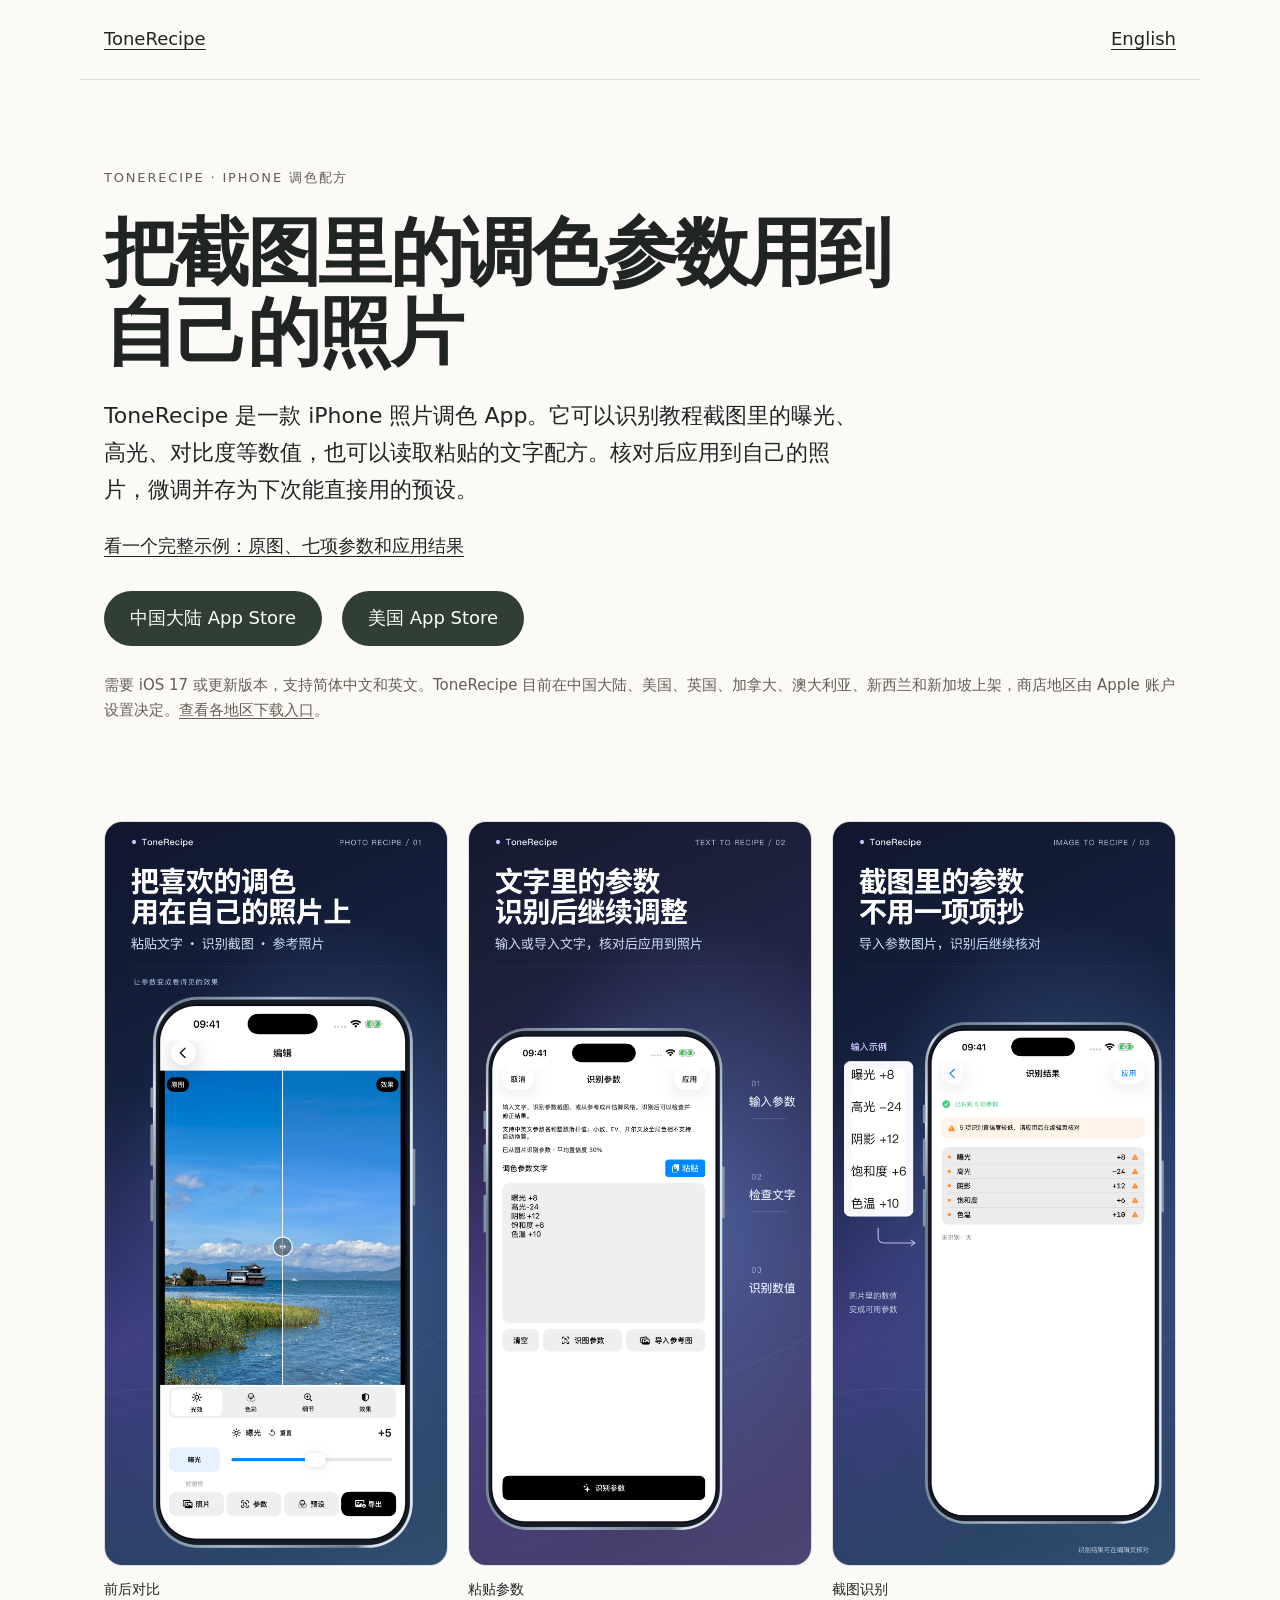
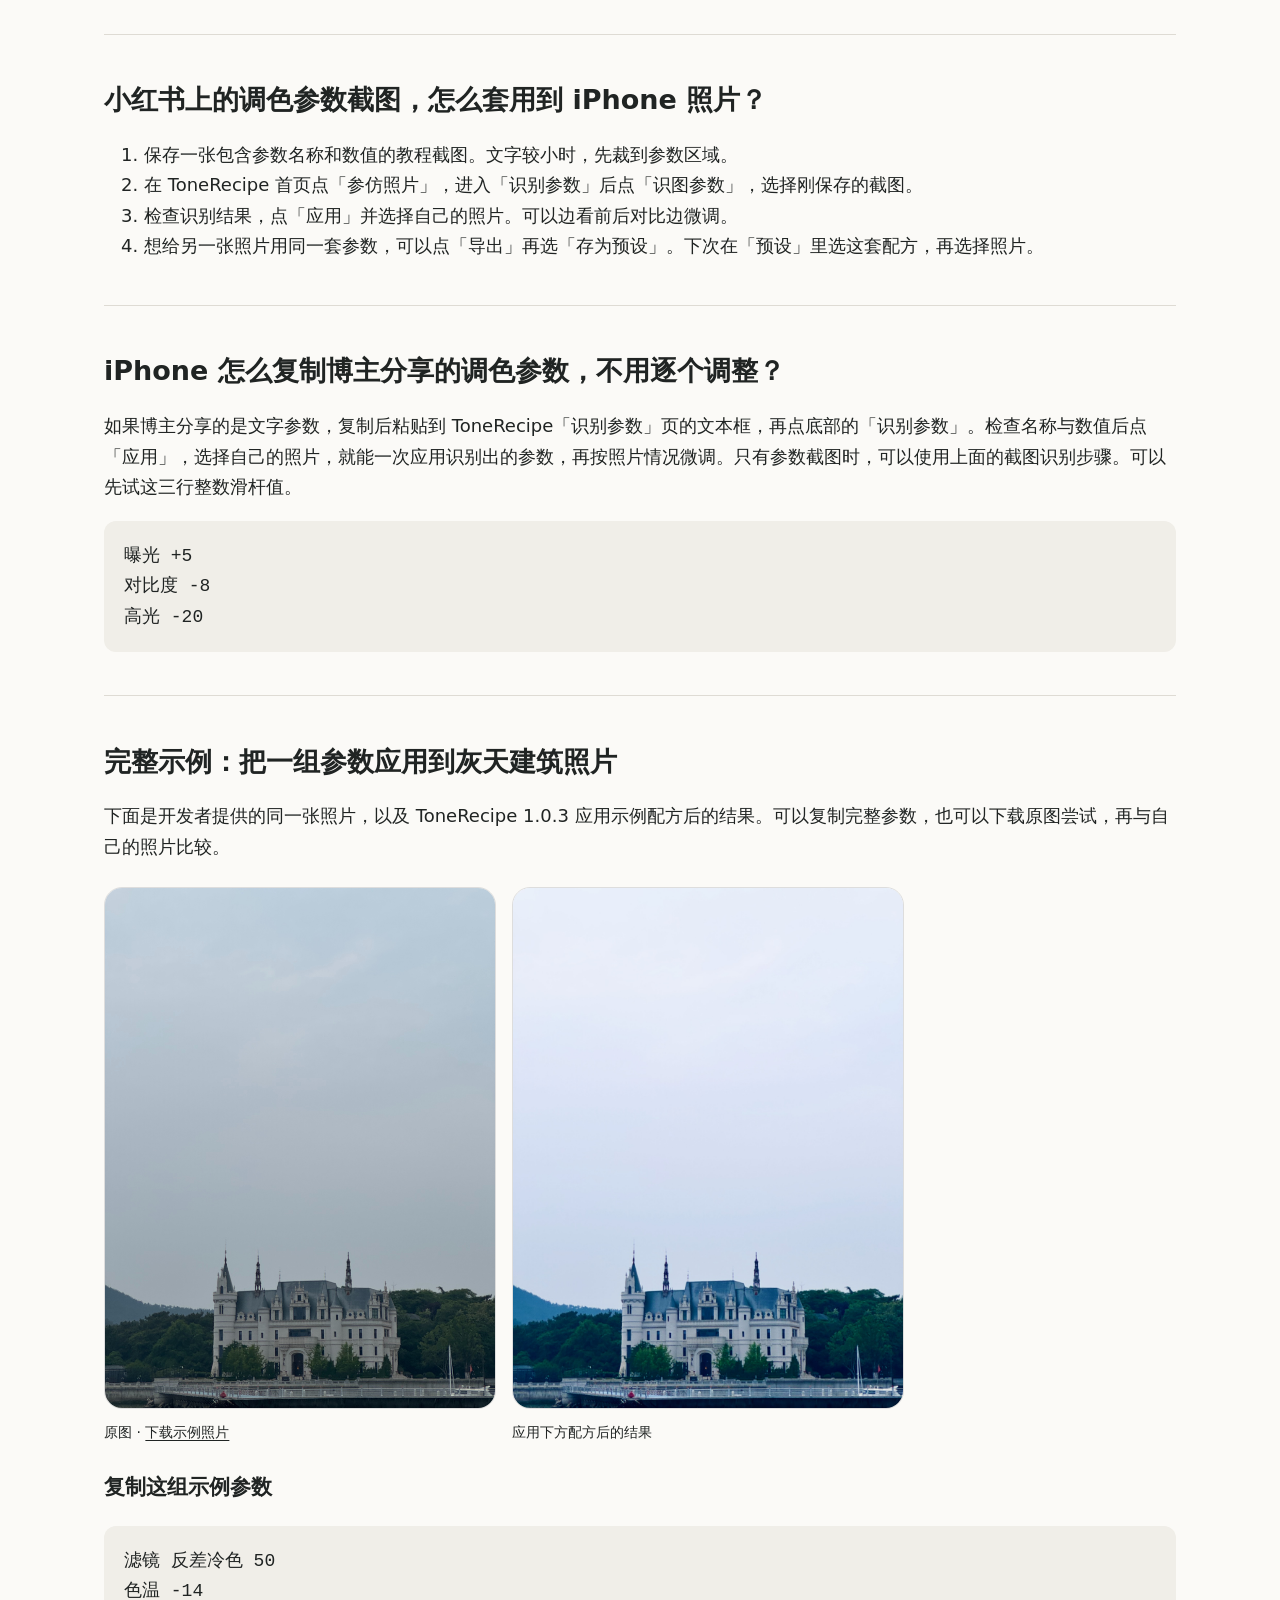
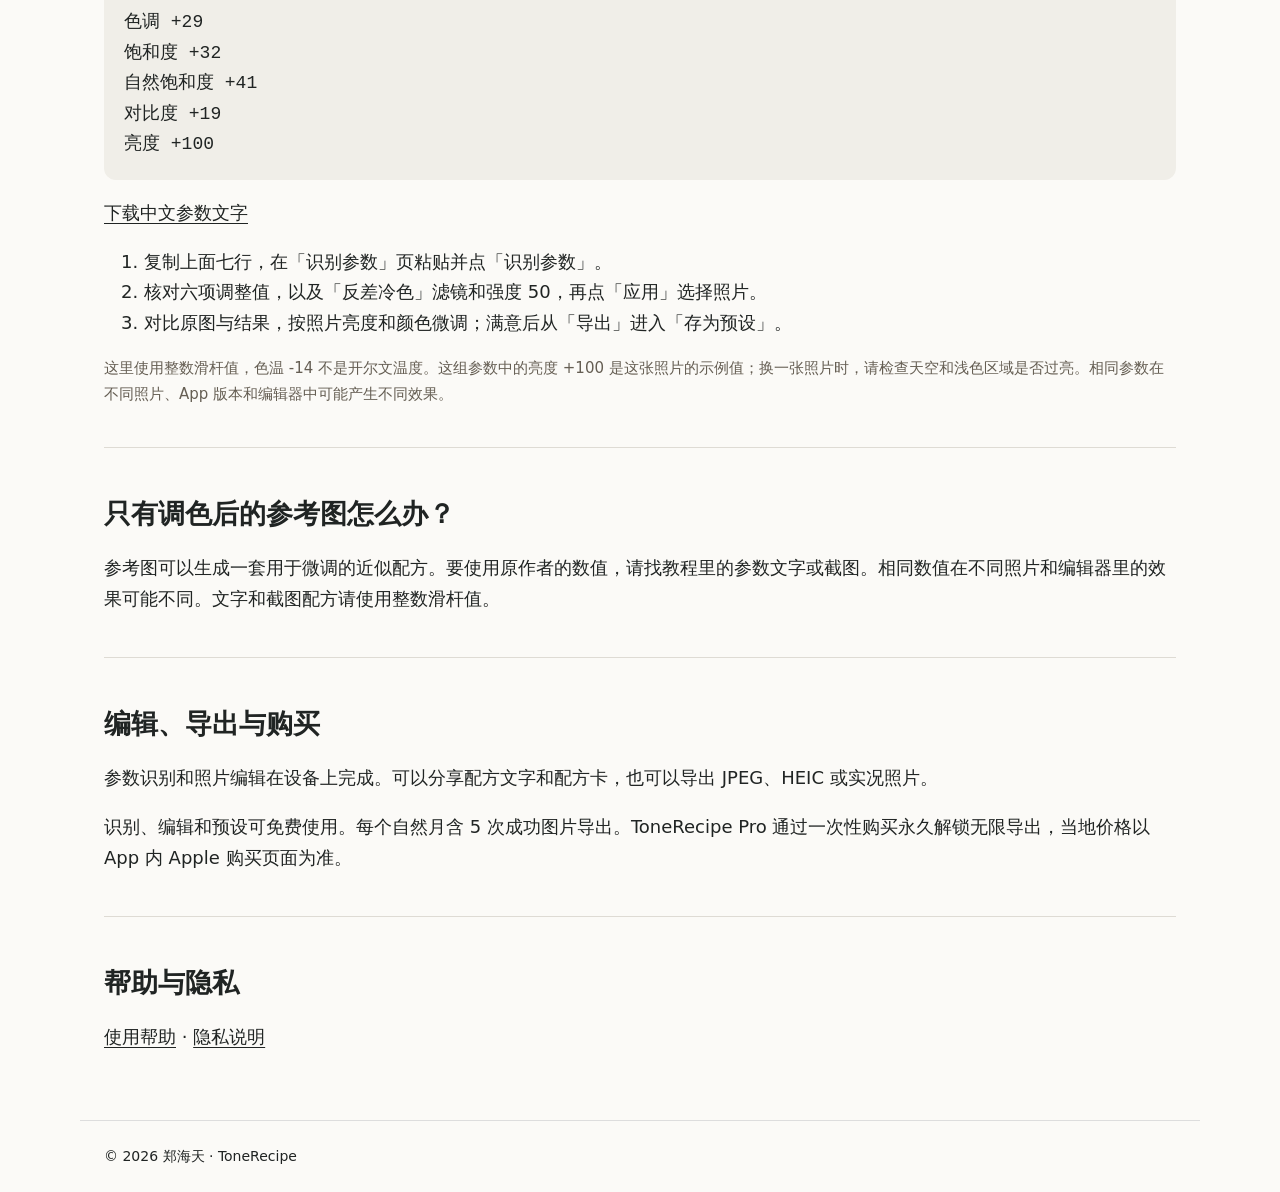
<file: zh-cn/apps/tonerecipe/index.html>
<!doctype html>
<html lang="zh-CN">
<head>
  <meta charset="utf-8">
  <meta name="viewport" content="width=device-width,initial-scale=1">
  <title>ToneRecipe · iPhone 调色参数截图识别与预设</title>
  <meta name="description" content="用 ToneRecipe 识别小红书等教程截图里的调色参数，也可以粘贴文字配方。核对数值后应用到 iPhone 照片，微调并存为预设。">
  <link rel="canonical" href="https://newhashub.github.io/tonerecipe-support/zh-cn/apps/tonerecipe/">
  <link rel="alternate" hreflang="zh-CN" href="https://newhashub.github.io/tonerecipe-support/zh-cn/apps/tonerecipe/">
  <link rel="alternate" hreflang="en-US" href="https://newhashub.github.io/tonerecipe-support/en/apps/tonerecipe/">
  <link rel="alternate" hreflang="x-default" href="https://newhashub.github.io/tonerecipe-support/en/apps/tonerecipe/">
  <meta name="robots" content="index,follow">
  <link rel="stylesheet" href="product.css">
</head>
<body>
  <nav>
    <a href="../../../">ToneRecipe</a>
    <a lang="en" href="../../../en/apps/tonerecipe/">English</a>
  </nav>
  <main>
    <header class="hero">
      <p class="eyebrow">ToneRecipe · iPhone 调色配方</p>
      <h1>把截图里的调色参数用到自己的照片</h1>
      <p class="lead">ToneRecipe 是一款 iPhone 照片调色 App。它可以识别教程截图里的曝光、高光、对比度等数值，也可以读取粘贴的文字配方。核对后应用到自己的照片，微调并存为下次能直接用的预设。</p>
      <p><a href="#worked-example">看一个完整示例：原图、七项参数和应用结果</a></p>
      <a class="button" href="https://apps.apple.com/cn/app/tonerecipe/id6799357040">中国大陆 App Store</a>
      <a class="button" href="https://apps.apple.com/us/app/tonerecipe/id6799357040">美国 App Store</a>
      <p class="muted">需要 iOS 17 或更新版本，支持简体中文和英文。ToneRecipe 目前在中国大陆、美国、英国、加拿大、澳大利亚、新西兰和新加坡上架，商店地区由 Apple 账户设置决定。<a href="../../../#download">查看各地区下载入口</a>。</p>
    </header>

    <div class="gallery">
      <figure>
        <img src="images/01-photo-result.png" width="1320" height="2868" loading="lazy" alt="ToneRecipe 照片调色前后对比">
        <figcaption>前后对比</figcaption>
      </figure>
      <figure>
        <img src="images/02-paste-settings.png" width="1320" height="2868" loading="lazy" alt="ToneRecipe 粘贴文字调色配方的界面">
        <figcaption>粘贴参数</figcaption>
      </figure>
      <figure>
        <img src="images/03-ocr-recognition.png" width="1320" height="2868" loading="lazy" alt="ToneRecipe 从参数截图读取数值后的识别结果">
        <figcaption>截图识别</figcaption>
      </figure>
    </div>

    <section id="screenshot-recipe">
      <h2>小红书上的调色参数截图，怎么套用到 iPhone 照片？</h2>
      <ol>
        <li>保存一张包含参数名称和数值的教程截图。文字较小时，先裁到参数区域。</li>
        <li>在 ToneRecipe 首页点「参仿照片」，进入「识别参数」后点「识图参数」，选择刚保存的截图。</li>
        <li>检查识别结果，点「应用」并选择自己的照片。可以边看前后对比边微调。</li>
        <li>想给另一张照片用同一套参数，可以点「导出」再选「存为预设」。下次在「预设」里选这套配方，再选择照片。</li>
      </ol>
    </section>

    <section id="text-recipe">
      <h2>iPhone 怎么复制博主分享的调色参数，不用逐个调整？</h2>
      <p>如果博主分享的是文字参数，复制后粘贴到 ToneRecipe「识别参数」页的文本框，再点底部的「识别参数」。检查名称与数值后点「应用」，选择自己的照片，就能一次应用识别出的参数，再按照片情况微调。只有参数截图时，可以使用上面的截图识别步骤。可以先试这三行整数滑杆值。</p>
      <pre><code>曝光 +5
对比度 -8
高光 -20</code></pre>
    </section>

    <section id="worked-example" aria-labelledby="worked-example-title">
      <h2 id="worked-example-title">完整示例：把一组参数应用到灰天建筑照片</h2>
      <p>下面是开发者提供的同一张照片，以及 ToneRecipe 1.0.3 应用示例配方后的结果。可以复制完整参数，也可以下载原图尝试，再与自己的照片比较。</p>
      <div class="case-gallery">
        <figure>
          <a href="../../../assets/examples/gray-sky-original.jpg"><img src="../../../assets/examples/gray-sky-original.jpg" width="3024" height="4032" loading="lazy" alt="调色前：阴天拍摄的建筑，天空灰暗、前景较暗"></a>
          <figcaption>原图 · <a href="../../../assets/examples/gray-sky-original.jpg" download>下载示例照片</a></figcaption>
        </figure>
        <figure>
          <a href="../../../assets/examples/gray-sky-result.jpg"><img src="../../../assets/examples/gray-sky-result.jpg" width="1080" height="1440" loading="lazy" alt="应用七项示例参数后：天空和建筑更明亮，树木色彩更鲜明"></a>
          <figcaption>应用下方配方后的结果</figcaption>
        </figure>
      </div>
      <h3>复制这组示例参数</h3>
      <pre><code>滤镜 反差冷色 50
色温 -14
色调 +29
饱和度 +32
自然饱和度 +41
对比度 +19
亮度 +100</code></pre>
      <p><a href="../../../assets/examples/gray-sky-recipe-zh.txt" download>下载中文参数文字</a></p>
      <ol>
        <li>复制上面七行，在「识别参数」页粘贴并点「识别参数」。</li>
        <li>核对六项调整值，以及「反差冷色」滤镜和强度 50，再点「应用」选择照片。</li>
        <li>对比原图与结果，按照片亮度和颜色微调；满意后从「导出」进入「存为预设」。</li>
      </ol>
      <p class="muted">这里使用整数滑杆值，色温 -14 不是开尔文温度。这组参数中的亮度 +100 是这张照片的示例值；换一张照片时，请检查天空和浅色区域是否过亮。相同参数在不同照片、App 版本和编辑器中可能产生不同效果。</p>
    </section>

    <section>
      <h2>只有调色后的参考图怎么办？</h2>
      <p>参考图可以生成一套用于微调的近似配方。要使用原作者的数值，请找教程里的参数文字或截图。相同数值在不同照片和编辑器里的效果可能不同。文字和截图配方请使用整数滑杆值。</p>
    </section>

    <section>
      <h2>编辑、导出与购买</h2>
      <p>参数识别和照片编辑在设备上完成。可以分享配方文字和配方卡，也可以导出 JPEG、HEIC 或实况照片。</p>
      <p>识别、编辑和预设可免费使用。每个自然月含 5 次成功图片导出。ToneRecipe Pro 通过一次性购买永久解锁无限导出，当地价格以 App 内 Apple 购买页面为准。</p>
    </section>

    <section>
      <h2>帮助与隐私</h2>
      <p><a href="../../../support/">使用帮助</a> · <a href="../../../privacy/">隐私说明</a></p>
    </section>
  </main>
  <footer>© 2026 郑海天 · ToneRecipe</footer>
</body>
</html>
</file>
<file: styles.css>
:root {
  color-scheme: light dark;
  --background: #ffffff;
  --surface: #f5f5f7;
  --text: #171719;
  --secondary: #5d5d64;
  --line: #d9d9df;
  --accent: #6d4aff;
}

@media (prefers-color-scheme: dark) {
  :root {
    --background: #000000;
    --surface: #1c1c1e;
    --text: #f5f5f7;
    --secondary: #b7b7bd;
    --line: #3a3a3c;
    --accent: #a991ff;
  }
}

* {
  box-sizing: border-box;
}

body {
  margin: 0;
  background: var(--background);
  color: var(--text);
  font-family: -apple-system, BlinkMacSystemFont, "SF Pro Text", "PingFang SC", sans-serif;
  font-size: 17px;
  line-height: 1.65;
}

main,
header,
footer {
  width: min(760px, calc(100% - 40px));
  margin-inline: auto;
}

header {
  padding: 56px 0 24px;
}

main {
  padding-bottom: 48px;
}

footer {
  border-top: 1px solid var(--line);
  color: var(--secondary);
  font-size: 14px;
  padding: 24px 0 48px;
}

h1 {
  font-size: clamp(34px, 7vw, 52px);
  letter-spacing: -0.035em;
  line-height: 1.08;
  margin: 0 0 12px;
}

h2 {
  font-size: 22px;
  line-height: 1.3;
  margin: 36px 0 10px;
}

p,
ul,
ol {
  margin: 0 0 16px;
}

a {
  color: var(--accent);
  text-underline-offset: 3px;
}

.eyebrow,
.updated {
  color: var(--secondary);
}

.eyebrow {
  font-size: 14px;
  font-weight: 650;
  letter-spacing: 0.08em;
  text-transform: uppercase;
}

.nav {
  display: flex;
  flex-wrap: wrap;
  gap: 10px;
  list-style: none;
  padding: 0;
}

.nav a,
.contact {
  background: var(--surface);
  border: 1px solid var(--line);
  border-radius: 12px;
  display: inline-flex;
  min-height: 44px;
  padding: 9px 14px;
  align-items: center;
  text-decoration: none;
}

.summary {
  color: var(--secondary);
  font-size: 19px;
  max-width: 660px;
}

section {
  scroll-margin-top: 24px;
}

code {
  background: var(--surface);
  border-radius: 5px;
  padding: 2px 5px;
}

@media (max-width: 520px) {
  header {
    padding-top: 36px;
  }

  body {
    font-size: 16px;
  }
}
</file>
<file: en/apps/tonerecipe/product.css>
*{box-sizing:border-box}body{margin:0;background:#fbfaf7;color:#202423;font:18px/1.7 system-ui,-apple-system,sans-serif}a{color:inherit;text-underline-offset:.23em}nav,main,footer{max-width:1120px;margin:auto;padding:24px}nav{display:flex;justify-content:space-between;gap:24px;border-bottom:1px solid #ddd}h1{font-size:clamp(38px,6vw,74px);line-height:1.08;letter-spacing:-.035em;max-width:850px;margin:24px 0}h2{font-size:27px;line-height:1.3}.eyebrow{font-size:13px;letter-spacing:.14em;text-transform:uppercase;color:#655e53}.lead{font-size:22px;max-width:760px}.hero{padding:50px 0}.button{display:inline-block;background:#303e35;color:#fff;border-radius:40px;padding:12px 26px;margin:12px 14px 12px 0;text-decoration:none}.muted{color:#655e53;font-size:15px}.gallery{display:grid;grid-template-columns:repeat(3,minmax(0,1fr));gap:20px;margin:32px 0}figure{margin:0}img{display:block;width:100%;height:auto;border-radius:18px;border:1px solid #ddd}figcaption{font-size:14px;margin-top:12px}.features{display:grid;grid-template-columns:1fr 1fr;gap:24px}section{padding:25px 0;border-top:1px solid #dedbd4}.feature{padding-right:20px}footer{font-size:14px;border-top:1px solid #ddd}details{padding:14px 0}summary{cursor:pointer;font-weight:600}.status{border-left:3px solid #927d5b;padding-left:16px}@media(max-width:640px){nav,main,footer{padding:20px}.hero{padding:25px 0}.gallery{display:flex;overflow-x:auto;scroll-snap-type:x mandatory;gap:16px;padding-bottom:14px}.gallery figure{flex:0 0 84%;scroll-snap-align:start}.features{grid-template-columns:1fr}.lead{font-size:19px}h1{font-size:39px}figcaption{font-size:12px}}
.case-gallery{display:grid;grid-template-columns:repeat(2,minmax(0,1fr));gap:16px;max-width:800px;margin:24px 0}.case-gallery figure{min-width:0}.case-gallery img{aspect-ratio:3/4;object-fit:contain}pre{max-width:100%;overflow-x:auto;padding:20px;background:#f0eee8;border-radius:12px;line-height:1.7}section:target{scroll-margin-top:20px}
</file>
<file: zh-cn/apps/tonerecipe/product.css>
*{box-sizing:border-box}body{margin:0;background:#fbfaf7;color:#202423;font:18px/1.7 system-ui,-apple-system,sans-serif}a{color:inherit;text-underline-offset:.23em}nav,main,footer{max-width:1120px;margin:auto;padding:24px}nav{display:flex;justify-content:space-between;gap:24px;border-bottom:1px solid #ddd}h1{font-size:clamp(38px,6vw,74px);line-height:1.08;letter-spacing:-.035em;max-width:850px;margin:24px 0}h2{font-size:27px;line-height:1.3}.eyebrow{font-size:13px;letter-spacing:.14em;text-transform:uppercase;color:#655e53}.lead{font-size:22px;max-width:760px}.hero{padding:50px 0}.button{display:inline-block;background:#303e35;color:#fff;border-radius:40px;padding:12px 26px;margin:12px 14px 12px 0;text-decoration:none}.muted{color:#655e53;font-size:15px}.gallery{display:grid;grid-template-columns:repeat(3,minmax(0,1fr));gap:20px;margin:32px 0}figure{margin:0}img{display:block;width:100%;height:auto;border-radius:18px;border:1px solid #ddd}figcaption{font-size:14px;margin-top:12px}.features{display:grid;grid-template-columns:1fr 1fr;gap:24px}section{padding:25px 0;border-top:1px solid #dedbd4}.feature{padding-right:20px}footer{font-size:14px;border-top:1px solid #ddd}details{padding:14px 0}summary{cursor:pointer;font-weight:600}.status{border-left:3px solid #927d5b;padding-left:16px}@media(max-width:640px){nav,main,footer{padding:20px}.hero{padding:25px 0}.gallery{display:flex;overflow-x:auto;scroll-snap-type:x mandatory;gap:16px;padding-bottom:14px}.gallery figure{flex:0 0 84%;scroll-snap-align:start}.features{grid-template-columns:1fr}.lead{font-size:19px}h1{font-size:39px}figcaption{font-size:12px}}
.case-gallery{display:grid;grid-template-columns:repeat(2,minmax(0,1fr));gap:16px;max-width:800px;margin:24px 0}.case-gallery figure{min-width:0}.case-gallery img{aspect-ratio:3/4;object-fit:contain}pre{max-width:100%;overflow-x:auto;padding:20px;background:#f0eee8;border-radius:12px;line-height:1.7}section:target{scroll-margin-top:20px}
</file>
